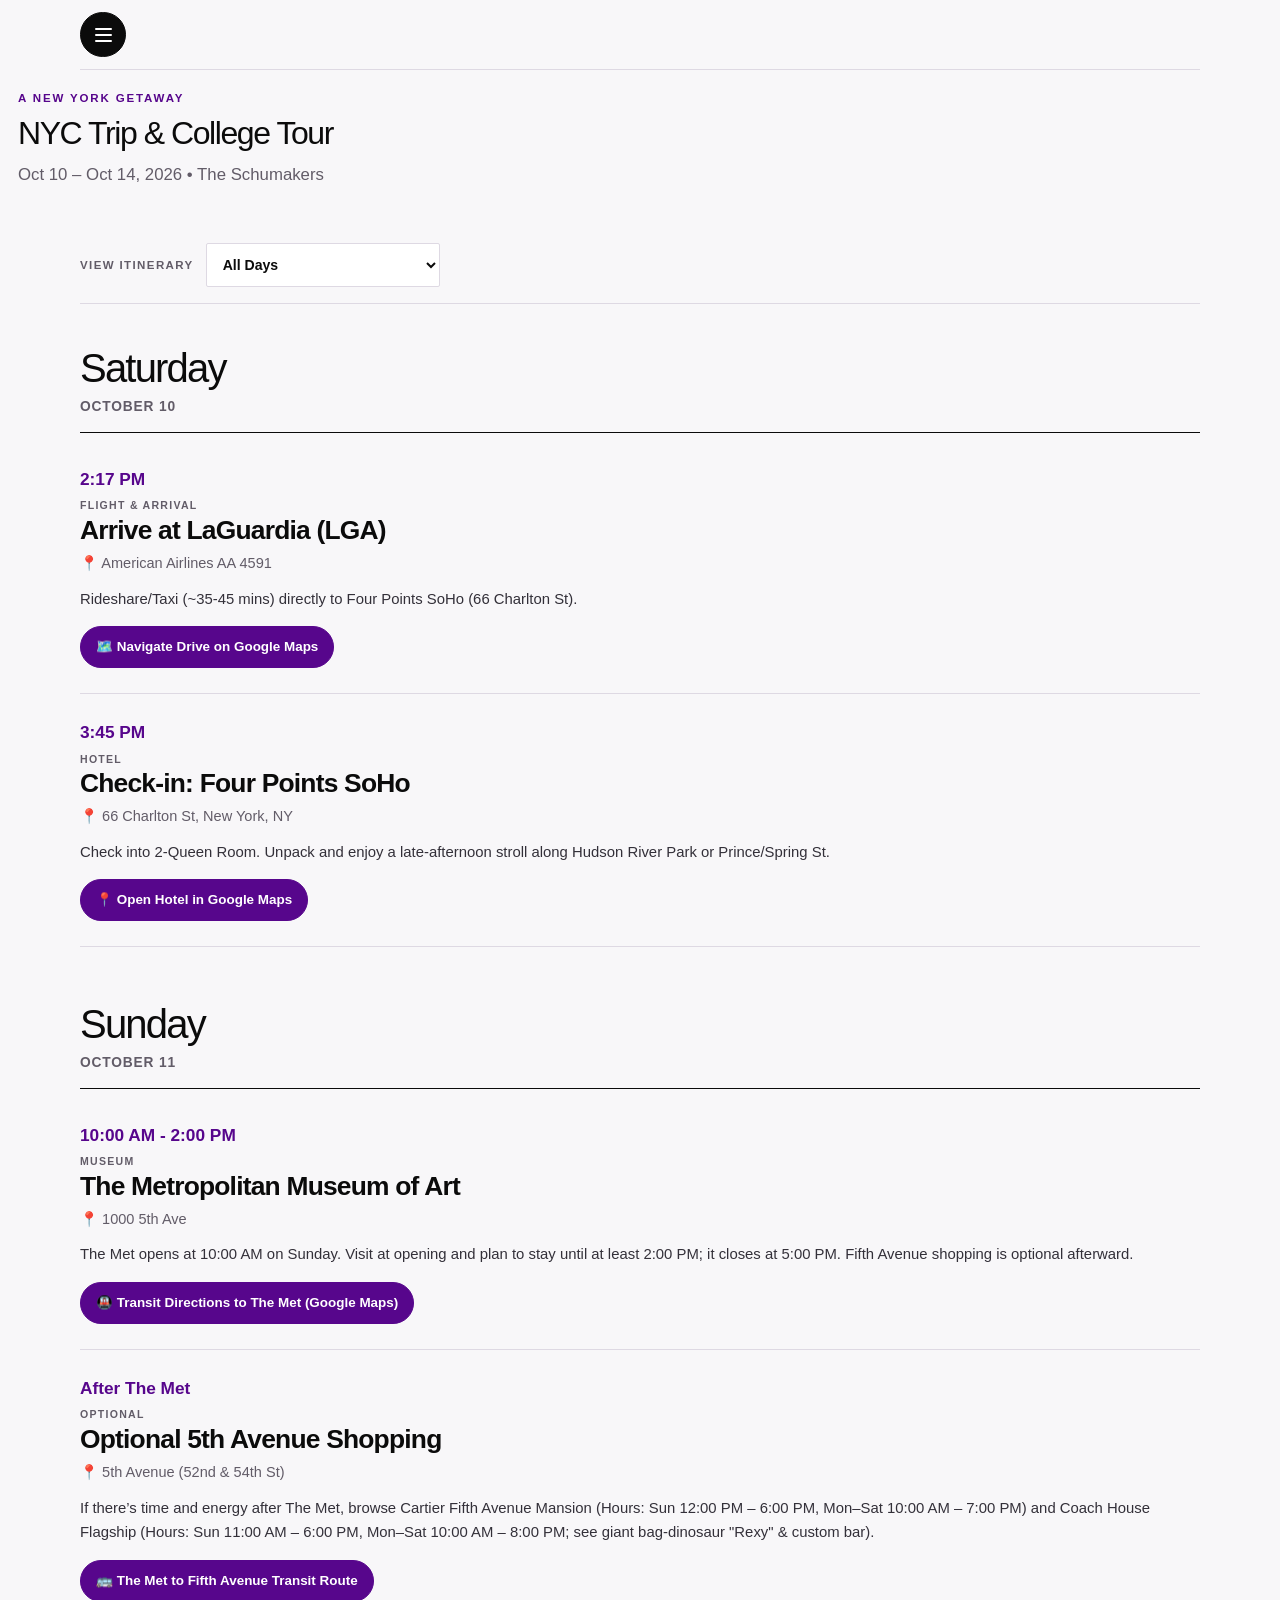
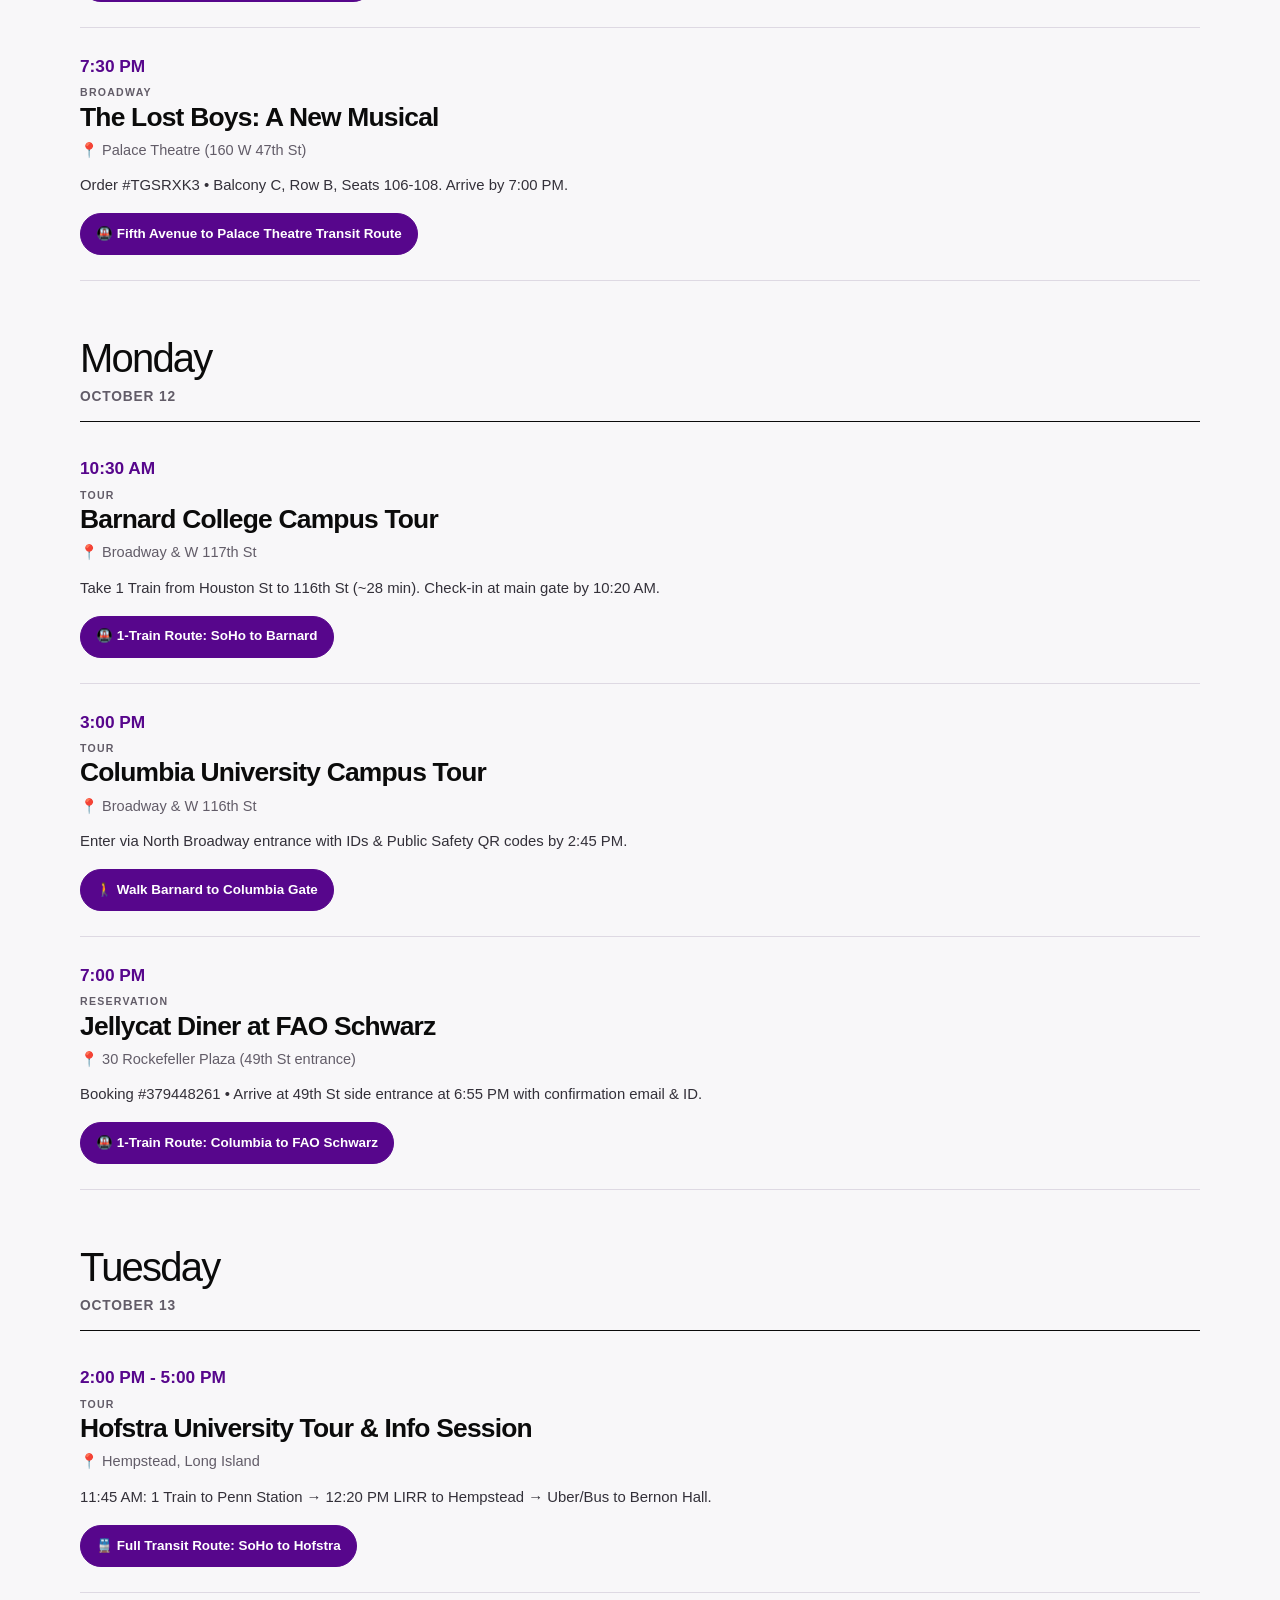
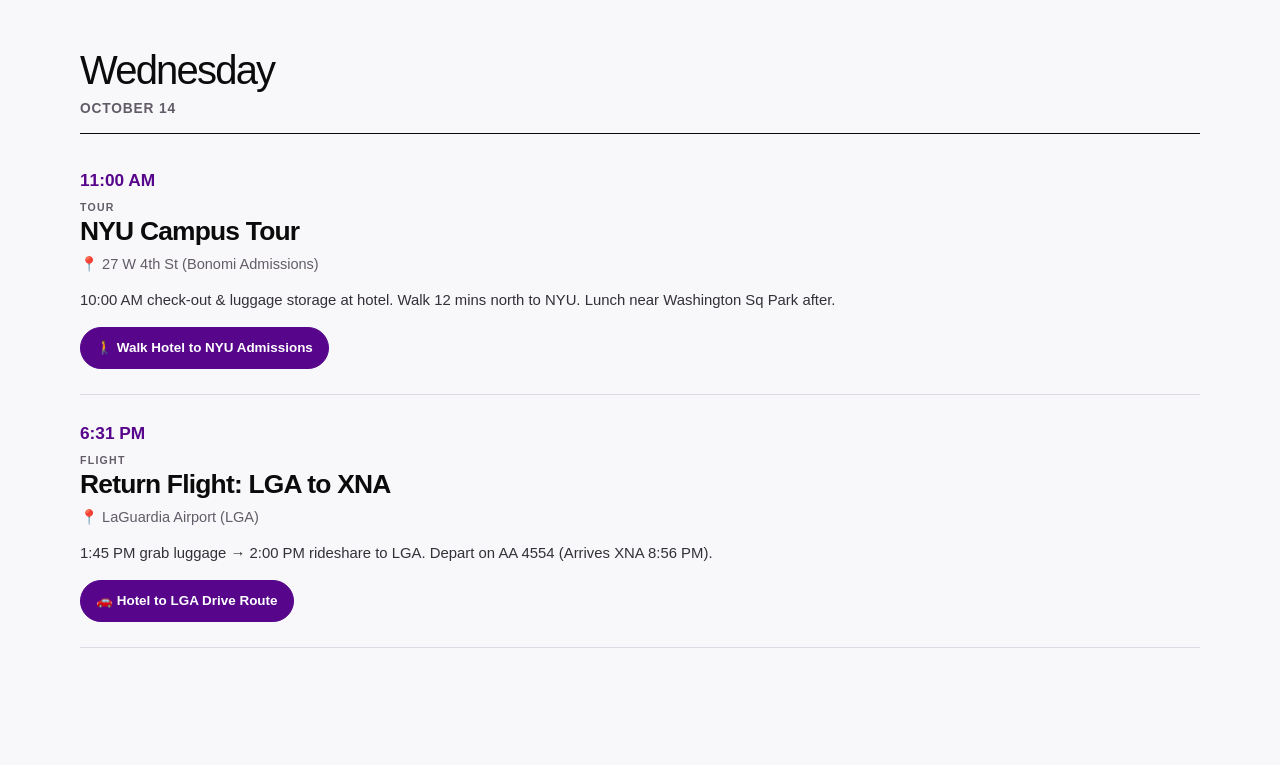
<file: index.html>
<!DOCTYPE html>
<html lang="en">
<head>
    <meta charset="UTF-8">
    <meta name="viewport" content="width=device-width, initial-scale=1.0">
    <title>Itinerary | NYC College Tour &amp; Trip</title>
    <link rel="stylesheet" href="dashboard.css?v=bd82d13">
</head>
<body>

    <nav class="site-nav" aria-label="Trip planning pages">
        <button class="menu-toggle" type="button" aria-label="Open navigation" aria-expanded="false" aria-controls="site-menu">
            <span class="menu-icon" aria-hidden="true"><span></span><span></span><span></span></span>
        </button>
        <div class="nav-menu" id="site-menu">
            <a href="index.html" class="active" aria-current="page">Itinerary</a>
            <a href="subway-maps.html">Subway Maps</a>
            <a href="reservations.html">Reservations</a>
            <a href="travel-info.html">Travel Info</a>
            <a href="soho-spots.html">SoHo Spots</a>
            <a href="morningside-heights.html">Morningside Heights</a>
            <a href="hofstra-hempstead.html">Hofstra / Hempstead</a>
            <a href="upper-east-side-midtown.html">Upper East Side &amp; Midtown</a>
        </div>
    </nav>

    <header class="site-header">
        <div class="site-header-inner">
            <div class="eyebrow">A New York getaway</div>
            <h1>NYC Trip & College Tour</h1>
            <p>Oct 10 – Oct 14, 2026 • The Schumakers</p>
        </div>
    </header>

<main id="itinerary" class="page-content active">
        <div class="day-filter">
            <label for="day-select">View itinerary</label>
            <select id="day-select" aria-label="Filter itinerary by day">
                <option value="all">All Days</option>
                <option value="sat">Saturday · October 10</option>
                <option value="sun">Sunday · October 11</option>
                <option value="mon">Monday · October 12</option>
                <option value="tue">Tuesday · October 13</option>
                <option value="wed">Wednesday · October 14</option>
            </select>
        </div>

        <!-- SAT OCT 10 -->
        <section class="day-group day-sat" aria-labelledby="day-sat">
            <div class="day-heading">
                <h2 id="day-sat">Saturday</h2>
                <p>October 10</p>
            </div>
            <div class="day-activities">
            <div class="card">
                <div class="card-header">
                    <span class="tag tag-hotel">Flight & Arrival</span>
                    <span class="time-badge">2:17 PM</span>
                </div>
                <div class="card-title">Arrive at LaGuardia (LGA)</div>
                <div class="card-location">📍 American Airlines AA 4591</div>
                <div class="card-details">
                    Rideshare/Taxi (~35-45 mins) directly to Four Points SoHo (66 Charlton St).
                </div>
                <a class="map-btn" href="https://www.google.com/maps/dir/?api=1&origin=LaGuardia+Airport&destination=Four+Points+by+Sheraton+Manhattan+SoHo+Village&travelmode=driving" target="_blank">🗺️ Navigate Drive on Google Maps</a>
            </div>
            <div class="card">
                <div class="card-header">
                    <span class="tag tag-hotel">Hotel</span>
                    <span class="time-badge">3:45 PM</span>
                </div>
                <div class="card-title">Check-in: Four Points SoHo</div>
                <div class="card-location">📍 66 Charlton St, New York, NY</div>
                <div class="card-details">
                    Check into 2-Queen Room. Unpack and enjoy a late-afternoon stroll along Hudson River Park or Prince/Spring St.
                </div>
                <a class="map-btn" href="https://www.google.com/maps/search/?api=1&query=Four+Points+by+Sheraton+Manhattan+SoHo+Village+66+Charlton+St" target="_blank">📍 Open Hotel in Google Maps</a>
            </div>
            </div>
        </section>

        <!-- SUN OCT 11 -->
        <section class="day-group day-sun" aria-labelledby="day-sun">
            <div class="day-heading">
                <h2 id="day-sun">Sunday</h2>
                <p>October 11</p>
            </div>
            <div class="day-activities">
            <div class="card">
                <div class="card-header">
                    <span class="tag tag-food">Museum</span>
                    <span class="time-badge">10:00 AM - 2:00 PM</span>
                </div>
                <div class="card-title">The Metropolitan Museum of Art</div>
                <div class="card-location">📍 1000 5th Ave</div>
                <div class="card-details">
                    The Met opens at 10:00 AM on Sunday. Visit at opening and plan to stay until at least 2:00 PM; it closes at 5:00 PM. Fifth Avenue shopping is optional afterward.
                </div>
                <a class="map-btn" href="https://www.google.com/maps/dir/?api=1&origin=Four+Points+by+Sheraton+Manhattan+SoHo+Village&destination=The+Metropolitan+Museum+of+Art&travelmode=transit" target="_blank">🚇 Transit Directions to The Met (Google Maps)</a>
            </div>
            <div class="card">
                <div class="card-header">
                    <span class="tag tag-food">Optional</span>
                    <span class="time-badge">After The Met</span>
                </div>
                <div class="card-title">Optional 5th Avenue Shopping</div>
                <div class="card-location">📍 5th Avenue (52nd & 54th St)</div>
                <div class="card-details">
                    If there’s time and energy after The Met, browse Cartier Fifth Avenue Mansion (Hours: Sun 12:00 PM – 6:00 PM, Mon–Sat 10:00 AM – 7:00 PM) and Coach House Flagship (Hours: Sun 11:00 AM – 6:00 PM, Mon–Sat 10:00 AM – 8:00 PM; see giant bag-dinosaur "Rexy" & custom bar).
                </div>
                <a class="map-btn" href="https://www.google.com/maps/dir/?api=1&origin=The+Metropolitan+Museum+of+Art&destination=Cartier+5th+Avenue+New+York&travelmode=transit" target="_blank">🚌 The Met to Fifth Avenue Transit Route</a>
            </div>
            <div class="card">
                <div class="card-header">
                    <span class="tag tag-show">Broadway</span>
                    <span class="time-badge">7:30 PM</span>
                </div>
                <div class="card-title">The Lost Boys: A New Musical</div>
                <div class="card-location">📍 Palace Theatre (160 W 47th St)</div>
                <div class="card-details">
                    Order #TGSRXK3 • Balcony C, Row B, Seats 106-108. Arrive by 7:00 PM.
                </div>
                <a class="map-btn" href="https://www.google.com/maps/dir/?api=1&origin=Cartier+5th+Avenue+New+York&destination=Palace+Theatre+160+W+47th+St+New+York&travelmode=transit" target="_blank">🚇 Fifth Avenue to Palace Theatre Transit Route</a>
            </div>
            </div>
        </section>

        <!-- MON OCT 12 -->
        <section class="day-group day-mon" aria-labelledby="day-mon">
            <div class="day-heading">
                <h2 id="day-mon">Monday</h2>
                <p>October 12</p>
            </div>
            <div class="day-activities">
            <div class="card">
                <div class="card-header">
                    <span class="tag tag-college">Tour</span>
                    <span class="time-badge">10:30 AM</span>
                </div>
                <div class="card-title">Barnard College Campus Tour</div>
                <div class="card-location">📍 Broadway & W 117th St</div>
                <div class="card-details">
                    Take 1 Train from Houston St to 116th St (~28 min). Check-in at main gate by 10:20 AM.
                </div>
                <a class="map-btn" href="https://www.google.com/maps/dir/?api=1&origin=Four+Points+by+Sheraton+Manhattan+SoHo+Village&destination=Barnard+College+3009+Broadway&travelmode=transit" target="_blank">🚇 1-Train Route: SoHo to Barnard</a>
            </div>
            <div class="card">
                <div class="card-header">
                    <span class="tag tag-college">Tour</span>
                    <span class="time-badge">3:00 PM</span>
                </div>
                <div class="card-title">Columbia University Campus Tour</div>
                <div class="card-location">📍 Broadway & W 116th St</div>
                <div class="card-details">
                    Enter via North Broadway entrance with IDs & Public Safety QR codes by 2:45 PM.
                </div>
                <a class="map-btn" href="https://www.google.com/maps/dir/?api=1&origin=Barnard+College&destination=Columbia+University&travelmode=walking" target="_blank">🚶 Walk Barnard to Columbia Gate</a>
            </div>
            <div class="card">
                <div class="card-header">
                    <span class="tag tag-food">Reservation</span>
                    <span class="time-badge">7:00 PM</span>
                </div>
                <div class="card-title">Jellycat Diner at FAO Schwarz</div>
                <div class="card-location">📍 30 Rockefeller Plaza (49th St entrance)</div>
                <div class="card-details">
                    Booking #379448261 • Arrive at 49th St side entrance at 6:55 PM with confirmation email & ID.
                </div>
                <a class="map-btn" href="https://www.google.com/maps/dir/?api=1&origin=Columbia+University&destination=FAO+Schwarz+30+Rockefeller+Plaza&travelmode=transit" target="_blank">🚇 1-Train Route: Columbia to FAO Schwarz</a>
            </div>
            </div>
        </section>

        <!-- TUE OCT 13 -->
        <section class="day-group day-tue" aria-labelledby="day-tue">
            <div class="day-heading">
                <h2 id="day-tue">Tuesday</h2>
                <p>October 13</p>
            </div>
            <div class="day-activities">
            <div class="card">
                <div class="card-header">
                    <span class="tag tag-college">Tour</span>
                    <span class="time-badge">2:00 PM - 5:00 PM</span>
                </div>
                <div class="card-title">Hofstra University Tour & Info Session</div>
                <div class="card-location">📍 Hempstead, Long Island</div>
                <div class="card-details">
                    11:45 AM: 1 Train to Penn Station → 12:20 PM LIRR to Hempstead → Uber/Bus to Bernon Hall.
                </div>
                <a class="map-btn" href="https://www.google.com/maps/dir/?api=1&origin=Four+Points+by+Sheraton+Manhattan+SoHo+Village&destination=Hofstra+University+Bernon+Hall&travelmode=transit" target="_blank">🚆 Full Transit Route: SoHo to Hofstra</a>
            </div>
            </div>
        </section>

        <!-- WED OCT 14 -->
        <section class="day-group day-wed" aria-labelledby="day-wed">
            <div class="day-heading">
                <h2 id="day-wed">Wednesday</h2>
                <p>October 14</p>
            </div>
            <div class="day-activities">
            <div class="card">
                <div class="card-header">
                    <span class="tag tag-college">Tour</span>
                    <span class="time-badge">11:00 AM</span>
                </div>
                <div class="card-title">NYU Campus Tour</div>
                <div class="card-location">📍 27 W 4th St (Bonomi Admissions)</div>
                <div class="card-details">
                    10:00 AM check-out & luggage storage at hotel. Walk 12 mins north to NYU. Lunch near Washington Sq Park after.
                </div>
                <a class="map-btn" href="https://www.google.com/maps/dir/?api=1&origin=Four+Points+by+Sheraton+Manhattan+SoHo+Village&destination=NYU+Bonomi+Family+Admissions+Center&travelmode=walking" target="_blank">🚶 Walk Hotel to NYU Admissions</a>
            </div>
            <div class="card">
                <div class="card-header">
                    <span class="tag tag-transit">Flight</span>
                    <span class="time-badge">6:31 PM</span>
                </div>
                <div class="card-title">Return Flight: LGA to XNA</div>
                <div class="card-location">📍 LaGuardia Airport (LGA)</div>
                <div class="card-details">
                    1:45 PM grab luggage → 2:00 PM rideshare to LGA. Depart on AA 4554 (Arrives XNA 8:56 PM).
                </div>
                <a class="map-btn" href="https://www.google.com/maps/dir/?api=1&origin=Four+Points+by+Sheraton+Manhattan+SoHo+Village&destination=LaGuardia+Airport&travelmode=driving" target="_blank">🚗 Hotel to LGA Drive Route</a>
            </div>
            </div>
        </section>
    </main>

    <script>
        document.querySelectorAll(".site-nav").forEach(nav => {
            const toggle = nav.querySelector(".menu-toggle");

            const closeMenu = (restoreFocus = false) => {
                nav.classList.remove("is-open");
                toggle.setAttribute("aria-expanded", "false");
                toggle.setAttribute("aria-label", "Open navigation");

                if (restoreFocus) {
                    toggle.focus();
                }
            };

            toggle.addEventListener("click", () => {
                const isOpen = toggle.getAttribute("aria-expanded") === "true";
                nav.classList.toggle("is-open", !isOpen);
                toggle.setAttribute("aria-expanded", String(!isOpen));
                toggle.setAttribute("aria-label", isOpen ? "Open navigation" : "Close navigation");
            });

            nav.addEventListener("keydown", event => {
                if (event.key === "Escape" && toggle.getAttribute("aria-expanded") === "true") {
                    event.preventDefault();
                    closeMenu(true);
                }
            });

            document.addEventListener("click", event => {
                if (!nav.contains(event.target)) {
                    closeMenu();
                }
            });
        });

        function filterDay(dayClass) {
            document.querySelectorAll('.day-group').forEach(day => {
                day.hidden = dayClass !== 'all' && !day.classList.contains('day-' + dayClass);
            });
        }

        document.querySelector('#day-select').addEventListener('change', event => {
            filterDay(event.currentTarget.value);
        });
    </script>
</body>
</html>
</file>
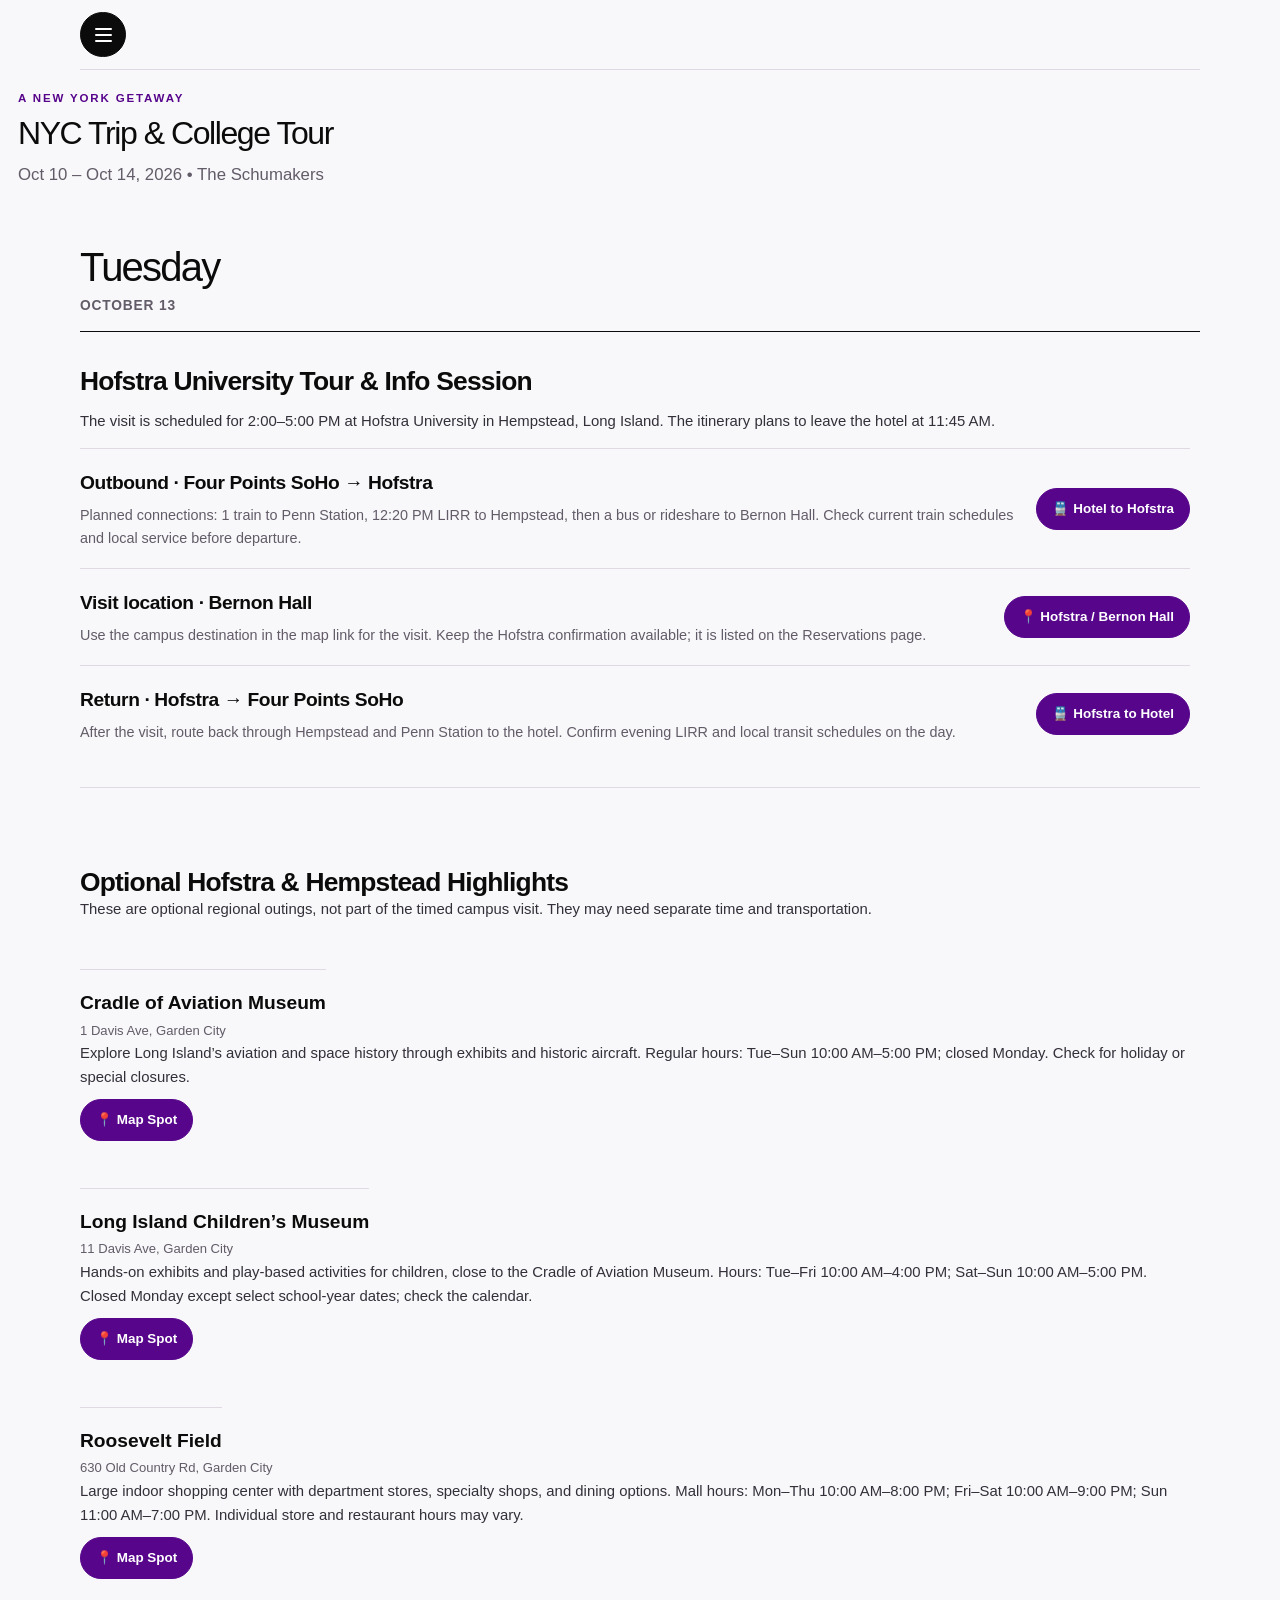
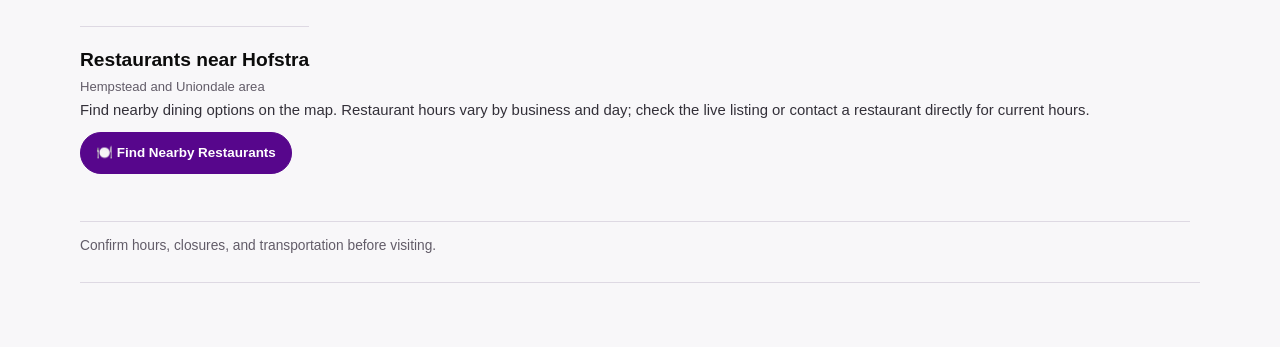
<file: hofstra-hempstead.html>
<!DOCTYPE html>
<html lang="en">
<head>
    <meta charset="UTF-8">
    <meta name="viewport" content="width=device-width, initial-scale=1.0">
    <title>Hofstra / Hempstead | NYC College Tour &amp; Trip</title>
    <link rel="stylesheet" href="dashboard.css?v=bd82d13">
</head>
<body>

    <nav class="site-nav" aria-label="Trip planning pages">
        <button class="menu-toggle" type="button" aria-label="Open navigation" aria-expanded="false" aria-controls="site-menu">
            <span class="menu-icon" aria-hidden="true"><span></span><span></span><span></span></span>
        </button>
        <div class="nav-menu" id="site-menu">
            <a href="index.html">Itinerary</a>
            <a href="subway-maps.html">Subway Maps</a>
            <a href="reservations.html">Reservations</a>
            <a href="travel-info.html">Travel Info</a>
            <a href="soho-spots.html">SoHo Spots</a>
            <a href="morningside-heights.html">Morningside Heights</a>
            <a href="hofstra-hempstead.html" class="active" aria-current="page">Hofstra / Hempstead</a>
            <a href="upper-east-side-midtown.html">Upper East Side &amp; Midtown</a>
        </div>
    </nav>

    <header class="site-header">
        <div class="site-header-inner">
            <div class="eyebrow">A New York getaway</div>
            <h1>NYC Trip &amp; College Tour</h1>
            <p>Oct 10 – Oct 14, 2026 • The Schumakers</p>
        </div>
    </header>

    <main class="page-content active">
        <section class="day-group" aria-labelledby="hofstra-tue">
            <div class="day-heading">
                <h2 id="hofstra-tue">Tuesday</h2>
                <p>October 13</p>
            </div>
            <div class="day-activities">
                <div class="card">
                    <div class="card-title">Hofstra University Tour &amp; Info Session</div>
                    <p class="card-details">The visit is scheduled for 2:00–5:00 PM at Hofstra University in Hempstead, Long Island. The itinerary plans to leave the hotel at 11:45 AM.</p>

                    <div class="subway-route">
                        <strong>Outbound · Four Points SoHo → Hofstra</strong>
                        <p>Planned connections: 1 train to Penn Station, 12:20 PM LIRR to Hempstead, then a bus or rideshare to Bernon Hall. Check current train schedules and local service before departure.</p>
                        <a class="map-btn" href="https://www.google.com/maps/dir/?api=1&amp;origin=Four+Points+by+Sheraton+Manhattan+SoHo+Village+66+Charlton+St&amp;destination=Hofstra+University+Bernon+Hall+Hempstead+NY&amp;travelmode=transit" target="_blank" rel="noopener">🚆 Hotel to Hofstra</a>
                    </div>

                    <div class="subway-route">
                        <strong>Visit location · Bernon Hall</strong>
                        <p>Use the campus destination in the map link for the visit. Keep the Hofstra confirmation available; it is listed on the Reservations page.</p>
                        <a class="map-btn" href="https://www.google.com/maps/search/?api=1&amp;query=Hofstra+University+Bernon+Hall+Hempstead+NY" target="_blank" rel="noopener">📍 Hofstra / Bernon Hall</a>
                    </div>

                    <div class="subway-route">
                        <strong>Return · Hofstra → Four Points SoHo</strong>
                        <p>After the visit, route back through Hempstead and Penn Station to the hotel. Confirm evening LIRR and local transit schedules on the day.</p>
                        <a class="map-btn" href="https://www.google.com/maps/dir/?api=1&amp;origin=Hofstra+University+Bernon+Hall+Hempstead+NY&amp;destination=Four+Points+by+Sheraton+Manhattan+SoHo+Village+66+Charlton+St&amp;travelmode=transit" target="_blank" rel="noopener">🚆 Hofstra to Hotel</a>
                    </div>
                </div>
            </div>
        </section>

        <section class="card" aria-labelledby="hempstead-highlights">
            <div class="card-title" id="hempstead-highlights">Optional Hofstra &amp; Hempstead Highlights</div>
            <div class="card-details spot-list">
                These are optional regional outings, not part of the timed campus visit. They may need separate time and transportation.<br><br>

                <strong>Cradle of Aviation Museum</strong><br>
                <span class="spot-address">1 Davis Ave, Garden City</span><br>
                Explore Long Island’s aviation and space history through exhibits and historic aircraft. Regular hours: Tue–Sun 10:00 AM–5:00 PM; closed Monday. Check for holiday or special closures.<br>
                <a class="map-btn" href="https://www.google.com/maps/search/?api=1&amp;query=Cradle+of+Aviation+Museum+1+Davis+Avenue+Garden+City+NY" target="_blank" rel="noopener">📍 Map Spot</a><br><br>

                <strong>Long Island Children’s Museum</strong><br>
                <span class="spot-address">11 Davis Ave, Garden City</span><br>
                Hands-on exhibits and play-based activities for children, close to the Cradle of Aviation Museum. Hours: Tue–Fri 10:00 AM–4:00 PM; Sat–Sun 10:00 AM–5:00 PM. Closed Monday except select school-year dates; check the calendar.<br>
                <a class="map-btn" href="https://www.google.com/maps/search/?api=1&amp;query=Long+Island+Children%27s+Museum+11+Davis+Avenue+Garden+City+NY" target="_blank" rel="noopener">📍 Map Spot</a><br><br>

                <strong>Roosevelt Field</strong><br>
                <span class="spot-address">630 Old Country Rd, Garden City</span><br>
                Large indoor shopping center with department stores, specialty shops, and dining options. Mall hours: Mon–Thu 10:00 AM–8:00 PM; Fri–Sat 10:00 AM–9:00 PM; Sun 11:00 AM–7:00 PM. Individual store and restaurant hours may vary.<br>
                <a class="map-btn" href="https://www.google.com/maps/search/?api=1&amp;query=Roosevelt+Field+630+Old+Country+Road+Garden+City+NY" target="_blank" rel="noopener">📍 Map Spot</a><br><br>

                <strong>Restaurants near Hofstra</strong><br>
                <span class="spot-address">Hempstead and Uniondale area</span><br>
                Find nearby dining options on the map. Restaurant hours vary by business and day; check the live listing or contact a restaurant directly for current hours.<br>
                <a class="map-btn" href="https://www.google.com/maps/search/?api=1&amp;query=restaurants+near+Hofstra+University+Hempstead+NY" target="_blank" rel="noopener">🍽️ Find Nearby Restaurants</a>
                <br><br><small>Confirm hours, closures, and transportation before visiting.</small>
            </div>
        </section>
    </main>

    <script>
        document.querySelectorAll(".site-nav").forEach(nav => {
            const toggle = nav.querySelector(".menu-toggle");

            const closeMenu = (restoreFocus = false) => {
                nav.classList.remove("is-open");
                toggle.setAttribute("aria-expanded", "false");
                toggle.setAttribute("aria-label", "Open navigation");

                if (restoreFocus) {
                    toggle.focus();
                }
            };

            toggle.addEventListener("click", () => {
                const isOpen = toggle.getAttribute("aria-expanded") === "true";
                nav.classList.toggle("is-open", !isOpen);
                toggle.setAttribute("aria-expanded", String(!isOpen));
                toggle.setAttribute("aria-label", isOpen ? "Open navigation" : "Close navigation");
            });

            nav.addEventListener("keydown", event => {
                if (event.key === "Escape" && toggle.getAttribute("aria-expanded") === "true") {
                    event.preventDefault();
                    closeMenu(true);
                }
            });

            document.addEventListener("click", event => {
                if (!nav.contains(event.target)) {
                    closeMenu();
                }
            });
        });
    </script>
</body>
</html>
</file>
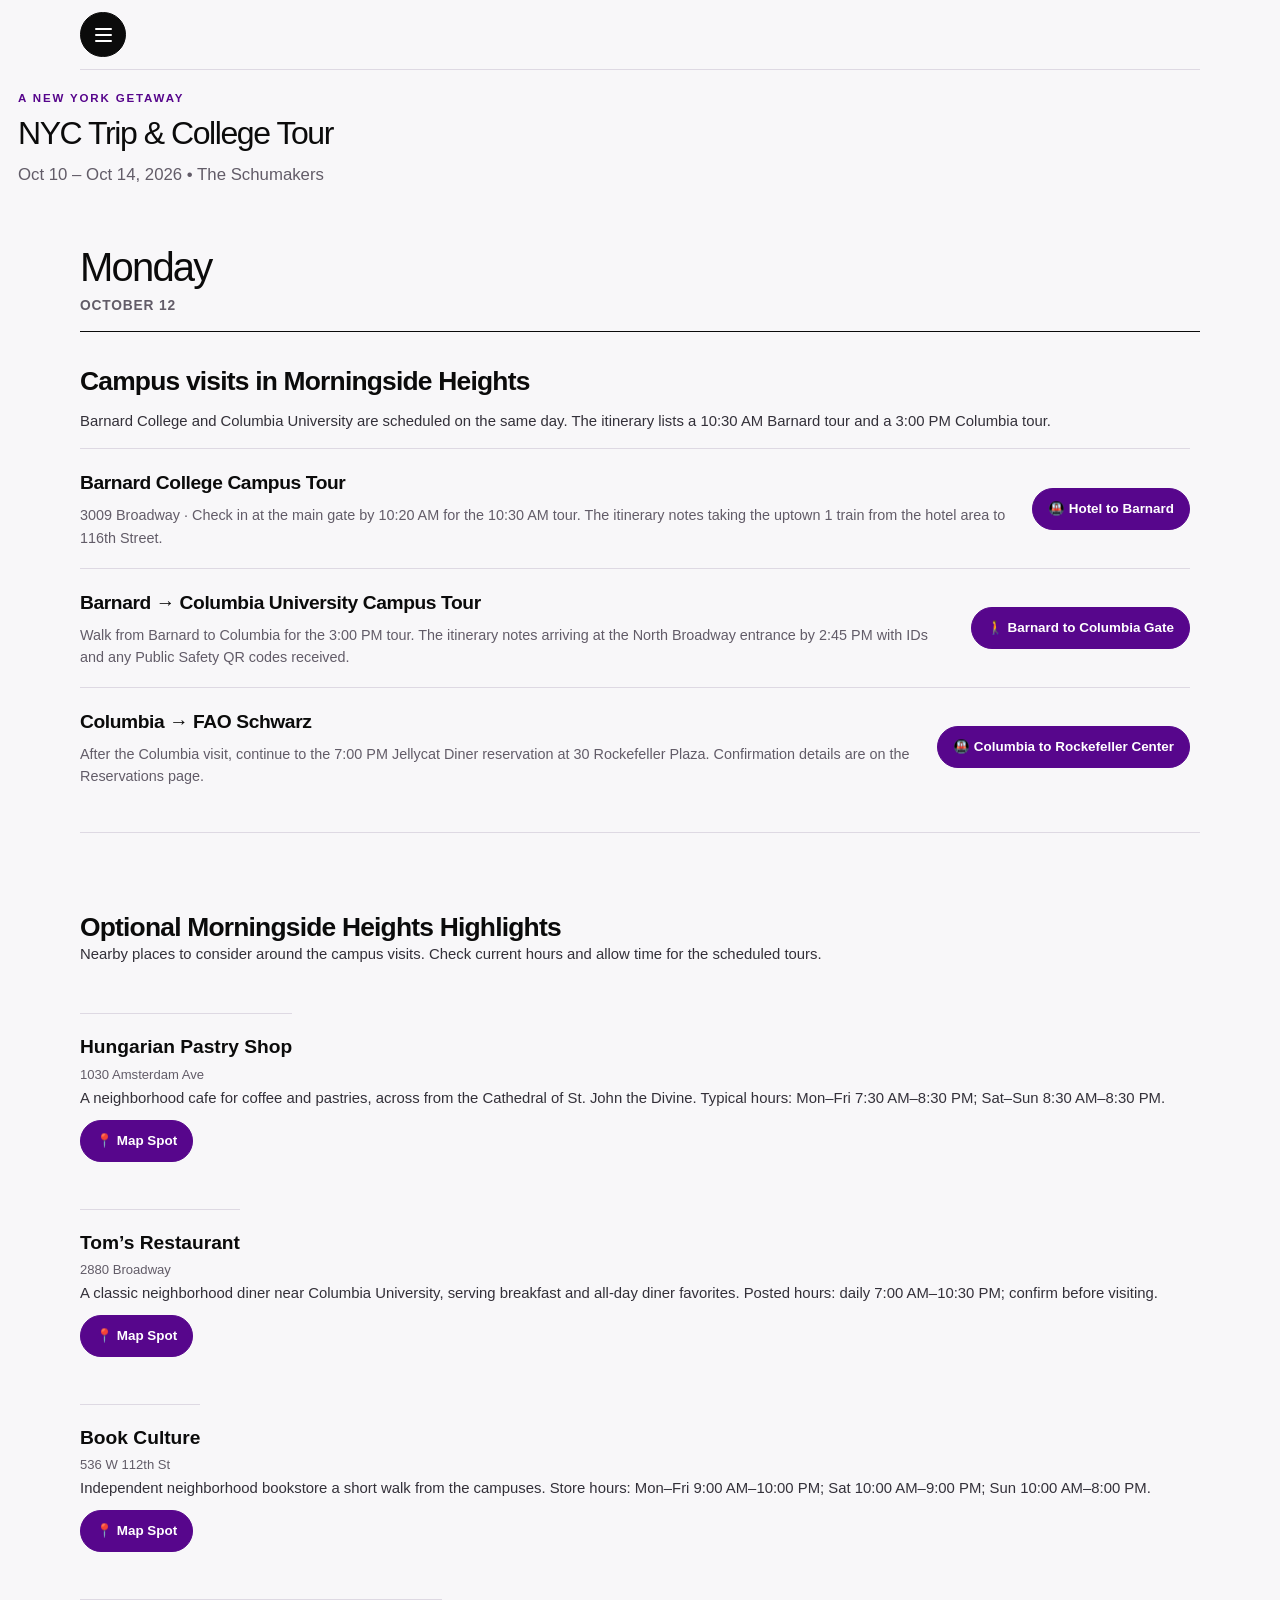
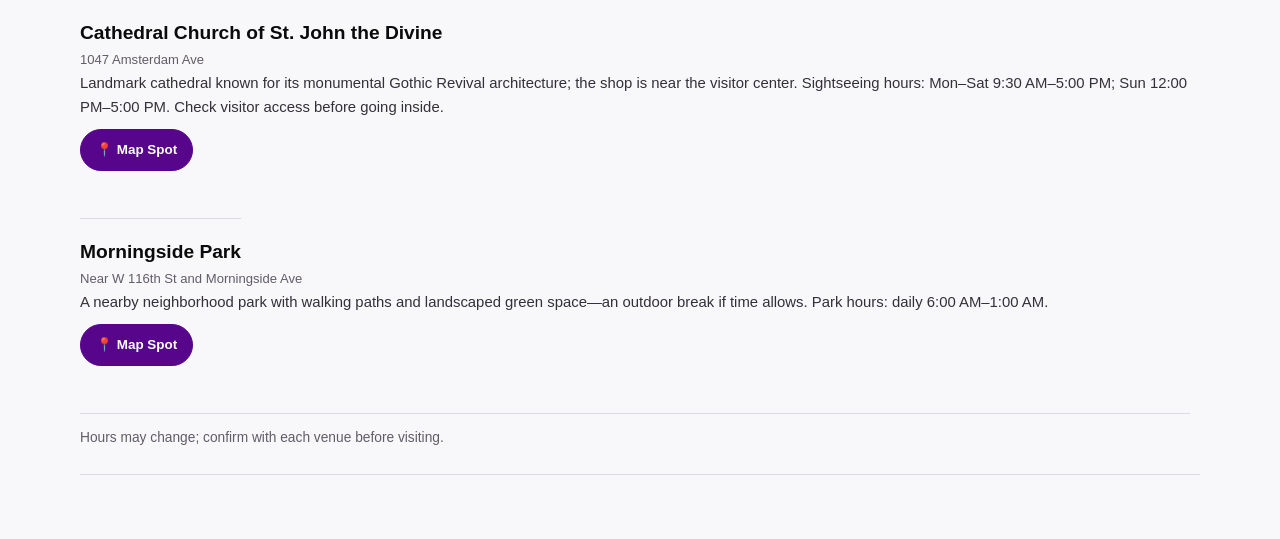
<file: morningside-heights.html>
<!DOCTYPE html>
<html lang="en">
<head>
    <meta charset="UTF-8">
    <meta name="viewport" content="width=device-width, initial-scale=1.0">
    <title>Morningside Heights | NYC College Tour &amp; Trip</title>
    <link rel="stylesheet" href="dashboard.css?v=bd82d13">
</head>
<body>

    <nav class="site-nav" aria-label="Trip planning pages">
        <button class="menu-toggle" type="button" aria-label="Open navigation" aria-expanded="false" aria-controls="site-menu">
            <span class="menu-icon" aria-hidden="true"><span></span><span></span><span></span></span>
        </button>
        <div class="nav-menu" id="site-menu">
            <a href="index.html">Itinerary</a>
            <a href="subway-maps.html">Subway Maps</a>
            <a href="reservations.html">Reservations</a>
            <a href="travel-info.html">Travel Info</a>
            <a href="soho-spots.html">SoHo Spots</a>
            <a href="morningside-heights.html" class="active" aria-current="page">Morningside Heights</a>
            <a href="hofstra-hempstead.html">Hofstra / Hempstead</a>
            <a href="upper-east-side-midtown.html">Upper East Side &amp; Midtown</a>
        </div>
    </nav>

    <header class="site-header">
        <div class="site-header-inner">
            <div class="eyebrow">A New York getaway</div>
            <h1>NYC Trip &amp; College Tour</h1>
            <p>Oct 10 – Oct 14, 2026 • The Schumakers</p>
        </div>
    </header>

    <main class="page-content active">
        <section class="day-group" aria-labelledby="morningside-mon">
            <div class="day-heading">
                <h2 id="morningside-mon">Monday</h2>
                <p>October 12</p>
            </div>
            <div class="day-activities">
                <div class="card">
                    <div class="card-title">Campus visits in Morningside Heights</div>
                    <p class="card-details">Barnard College and Columbia University are scheduled on the same day. The itinerary lists a 10:30 AM Barnard tour and a 3:00 PM Columbia tour.</p>

                    <div class="subway-route">
                        <strong>Barnard College Campus Tour</strong>
                        <p>3009 Broadway · Check in at the main gate by 10:20 AM for the 10:30 AM tour. The itinerary notes taking the uptown 1 train from the hotel area to 116th Street.</p>
                        <a class="map-btn" href="https://www.google.com/maps/dir/?api=1&amp;origin=Four+Points+by+Sheraton+Manhattan+SoHo+Village+66+Charlton+St&amp;destination=Barnard+College+3009+Broadway+New+York&amp;travelmode=transit" target="_blank" rel="noopener">🚇 Hotel to Barnard</a>
                    </div>

                    <div class="subway-route">
                        <strong>Barnard → Columbia University Campus Tour</strong>
                        <p>Walk from Barnard to Columbia for the 3:00 PM tour. The itinerary notes arriving at the North Broadway entrance by 2:45 PM with IDs and any Public Safety QR codes received.</p>
                        <a class="map-btn" href="https://www.google.com/maps/dir/?api=1&amp;origin=Barnard+College+3009+Broadway+New+York&amp;destination=Columbia+University+North+Broadway+Entrance&amp;travelmode=walking" target="_blank" rel="noopener">🚶 Barnard to Columbia Gate</a>
                    </div>

                    <div class="subway-route">
                        <strong>Columbia → FAO Schwarz</strong>
                        <p>After the Columbia visit, continue to the 7:00 PM Jellycat Diner reservation at 30 Rockefeller Plaza. Confirmation details are on the Reservations page.</p>
                        <a class="map-btn" href="https://www.google.com/maps/dir/?api=1&amp;origin=Columbia+University+North+Broadway+Entrance&amp;destination=FAO+Schwarz+30+Rockefeller+Plaza+New+York&amp;travelmode=transit" target="_blank" rel="noopener">🚇 Columbia to Rockefeller Center</a>
                    </div>
                </div>
            </div>
        </section>

        <section class="card" aria-labelledby="morningside-highlights">
            <div class="card-title" id="morningside-highlights">Optional Morningside Heights Highlights</div>
            <div class="card-details spot-list">
                Nearby places to consider around the campus visits. Check current hours and allow time for the scheduled tours.<br><br>

                <strong>Hungarian Pastry Shop</strong><br>
                <span class="spot-address">1030 Amsterdam Ave</span><br>
                A neighborhood cafe for coffee and pastries, across from the Cathedral of St. John the Divine. Typical hours: Mon–Fri 7:30 AM–8:30 PM; Sat–Sun 8:30 AM–8:30 PM.<br>
                <a class="map-btn" href="https://www.google.com/maps/search/?api=1&amp;query=Hungarian+Pastry+Shop+1030+Amsterdam+Avenue+New+York" target="_blank" rel="noopener">📍 Map Spot</a><br><br>

                <strong>Tom’s Restaurant</strong><br>
                <span class="spot-address">2880 Broadway</span><br>
                A classic neighborhood diner near Columbia University, serving breakfast and all-day diner favorites. Posted hours: daily 7:00 AM–10:30 PM; confirm before visiting.<br>
                <a class="map-btn" href="https://www.google.com/maps/search/?api=1&amp;query=Tom%27s+Restaurant+2880+Broadway+New+York" target="_blank" rel="noopener">📍 Map Spot</a><br><br>

                <strong>Book Culture</strong><br>
                <span class="spot-address">536 W 112th St</span><br>
                Independent neighborhood bookstore a short walk from the campuses. Store hours: Mon–Fri 9:00 AM–10:00 PM; Sat 10:00 AM–9:00 PM; Sun 10:00 AM–8:00 PM.<br>
                <a class="map-btn" href="https://www.google.com/maps/search/?api=1&amp;query=Book+Culture+536+West+112th+Street+New+York" target="_blank" rel="noopener">📍 Map Spot</a><br><br>

                <strong>Cathedral Church of St. John the Divine</strong><br>
                <span class="spot-address">1047 Amsterdam Ave</span><br>
                Landmark cathedral known for its monumental Gothic Revival architecture; the shop is near the visitor center. Sightseeing hours: Mon–Sat 9:30 AM–5:00 PM; Sun 12:00 PM–5:00 PM. Check visitor access before going inside.<br>
                <a class="map-btn" href="https://www.google.com/maps/search/?api=1&amp;query=Cathedral+Church+of+St+John+the+Divine+1047+Amsterdam+Avenue+New+York" target="_blank" rel="noopener">📍 Map Spot</a><br><br>

                <strong>Morningside Park</strong><br>
                <span class="spot-address">Near W 116th St and Morningside Ave</span><br>
                A nearby neighborhood park with walking paths and landscaped green space—an outdoor break if time allows. Park hours: daily 6:00 AM–1:00 AM.<br>
                <a class="map-btn" href="https://www.google.com/maps/search/?api=1&amp;query=Morningside+Park+West+116th+Street+New+York" target="_blank" rel="noopener">📍 Map Spot</a>
                <br><br><small>Hours may change; confirm with each venue before visiting.</small>
            </div>
        </section>
    </main>

    <script>
        document.querySelectorAll(".site-nav").forEach(nav => {
            const toggle = nav.querySelector(".menu-toggle");

            const closeMenu = (restoreFocus = false) => {
                nav.classList.remove("is-open");
                toggle.setAttribute("aria-expanded", "false");
                toggle.setAttribute("aria-label", "Open navigation");

                if (restoreFocus) {
                    toggle.focus();
                }
            };

            toggle.addEventListener("click", () => {
                const isOpen = toggle.getAttribute("aria-expanded") === "true";
                nav.classList.toggle("is-open", !isOpen);
                toggle.setAttribute("aria-expanded", String(!isOpen));
                toggle.setAttribute("aria-label", isOpen ? "Open navigation" : "Close navigation");
            });

            nav.addEventListener("keydown", event => {
                if (event.key === "Escape" && toggle.getAttribute("aria-expanded") === "true") {
                    event.preventDefault();
                    closeMenu(true);
                }
            });

            document.addEventListener("click", event => {
                if (!nav.contains(event.target)) {
                    closeMenu();
                }
            });
        });
    </script>
</body>
</html>
</file>
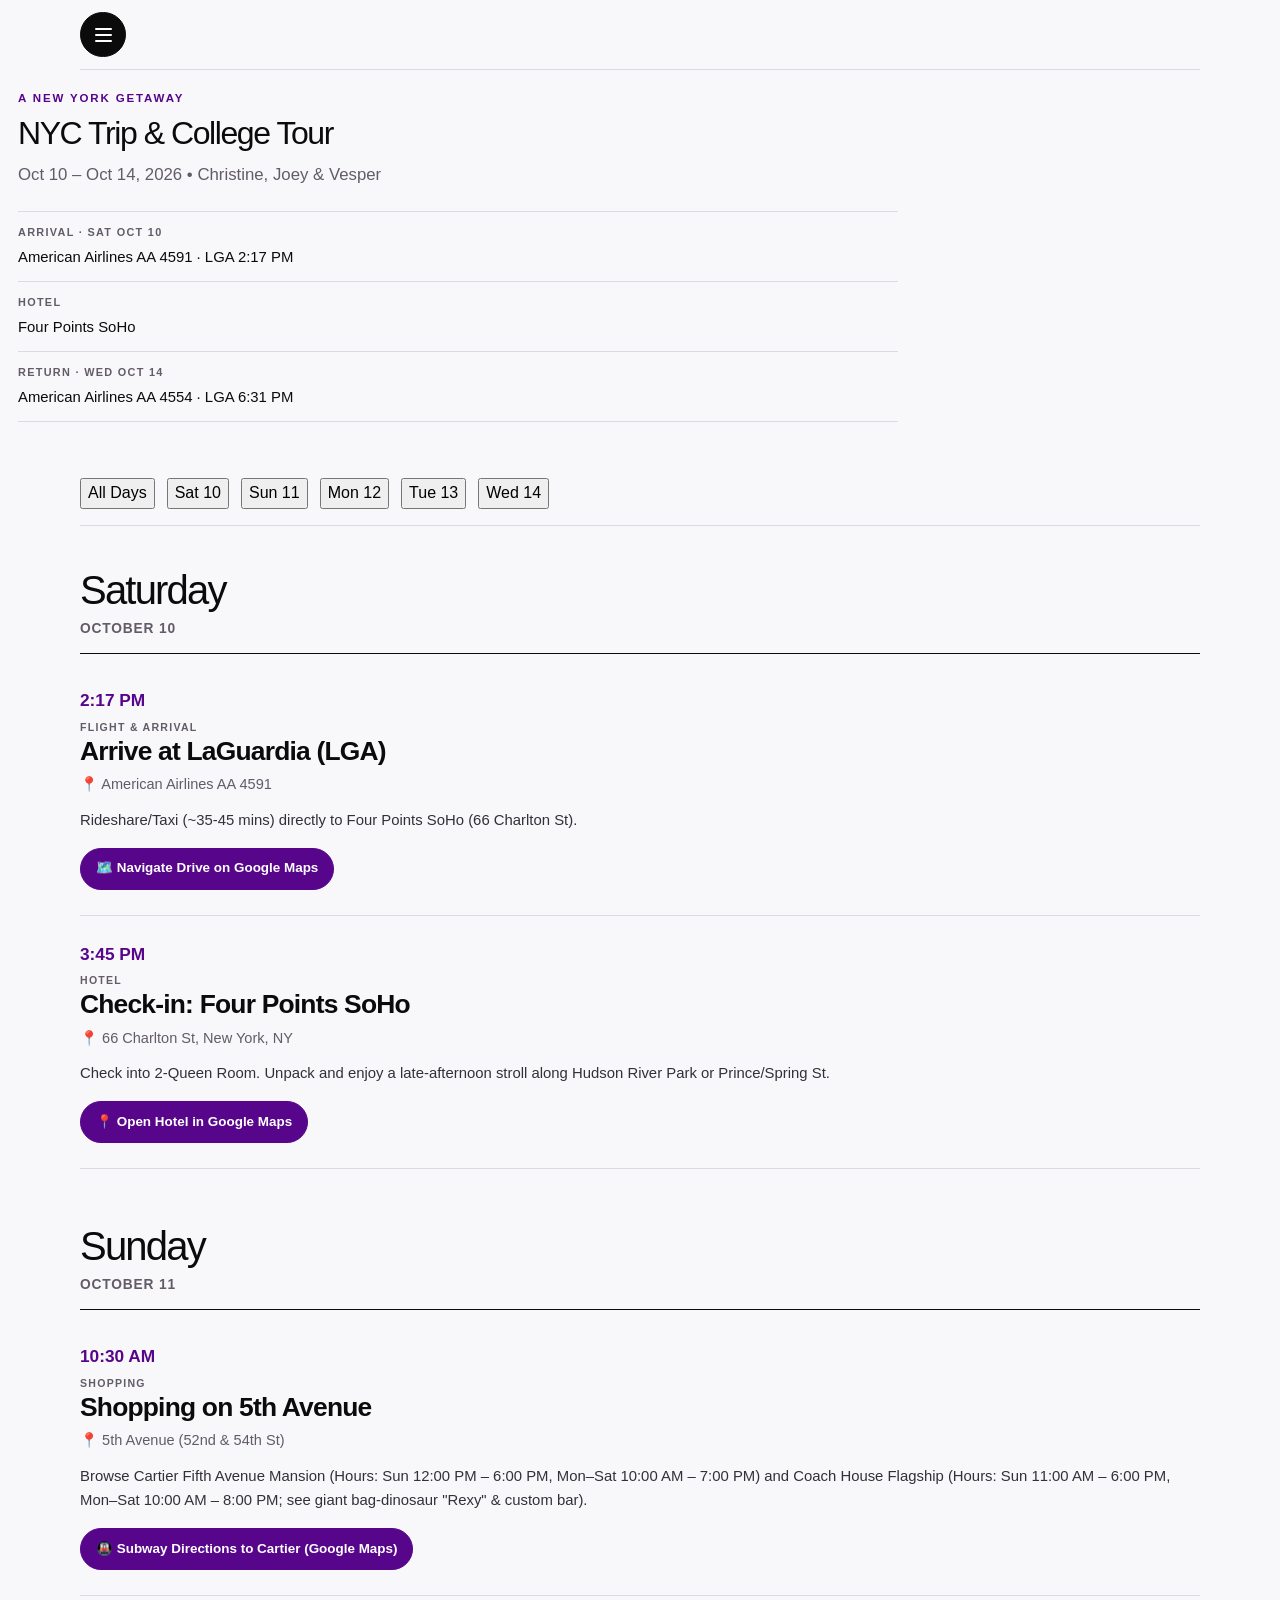
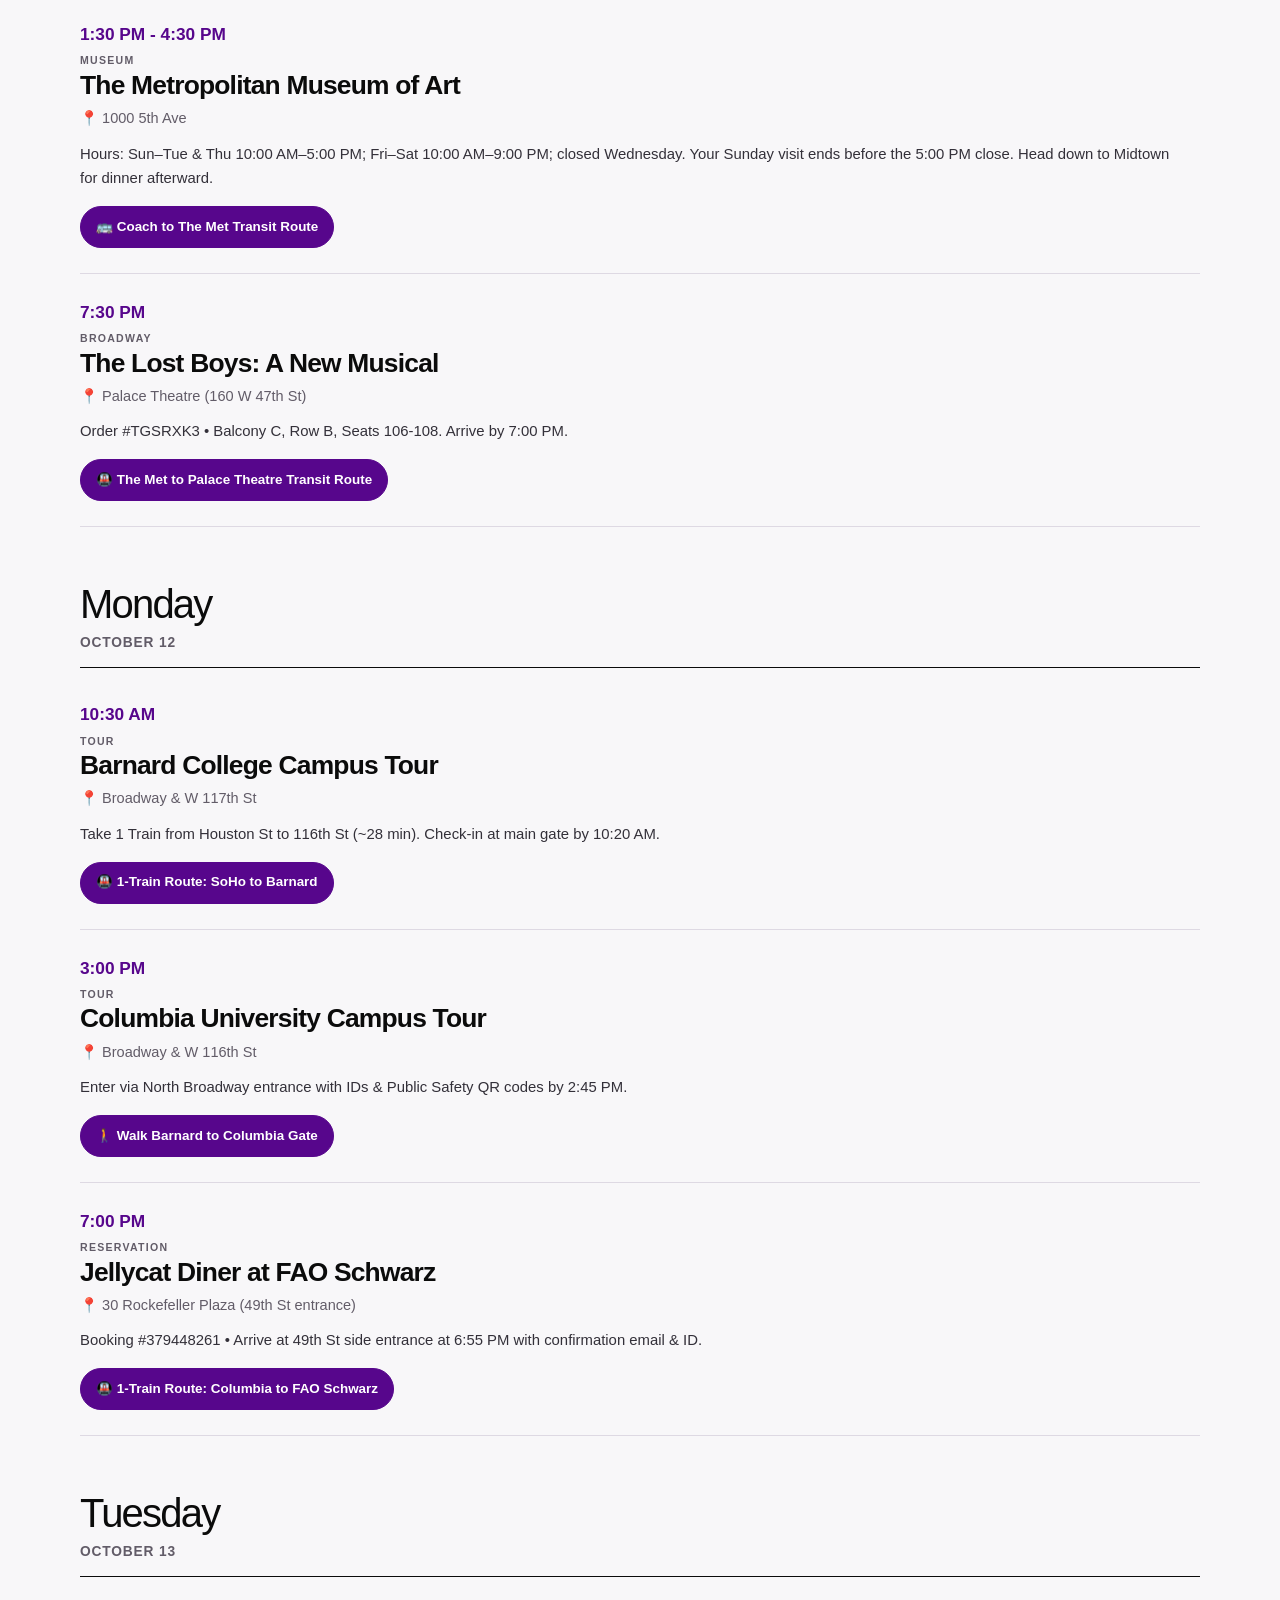
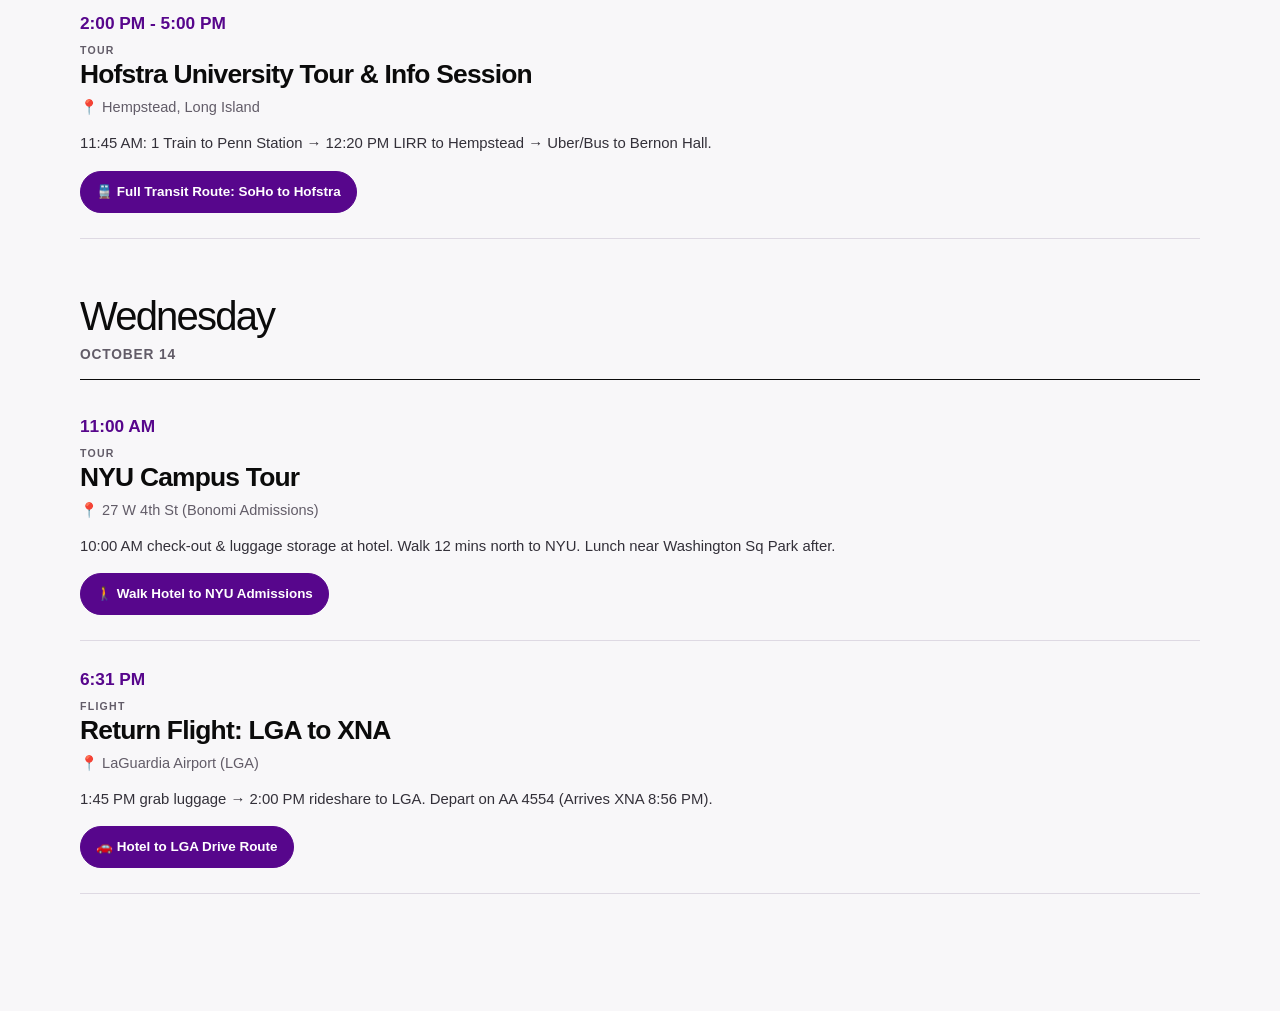
<file: NYC_Trip_Dashboard_v5.html>
<!DOCTYPE html>
<html lang="en">
<head>
    <meta charset="UTF-8">
    <meta name="viewport" content="width=device-width, initial-scale=1.0">
    <title>Itinerary | NYC College Tour &amp; Trip</title>
    <link rel="stylesheet" href="dashboard.css">
</head>
<body>

    <nav class="site-nav" aria-label="Trip planning pages">
        <button class="menu-toggle" type="button" aria-label="Open navigation" aria-expanded="false" aria-controls="site-menu">
            <span class="menu-icon" aria-hidden="true"><span></span><span></span><span></span></span>
        </button>
        <div class="nav-menu" id="site-menu">
            <a href="NYC_Trip_Dashboard_v5.html" class="active" aria-current="page">Itinerary</a>
            <a href="subway-maps.html">Subway Maps</a>
            <a href="reservations.html">Reservations</a>
            <a href="soho-spots.html">SoHo Spots</a>
        </div>
    </nav>

    <header class="site-header">
        <div class="site-header-inner">
            <div class="eyebrow">A New York getaway</div>
            <h1>NYC Trip & College Tour</h1>
            <p>Oct 10 – Oct 14, 2026 • Christine, Joey &amp; Vesper</p>
            <div class="quick-info">
                <div class="info-pill">
                    <span>Arrival · Sat Oct 10</span>
                    American Airlines AA 4591 · LGA 2:17 PM
                </div>
                <div class="info-pill">
                    <span>Hotel</span>
                    Four Points SoHo
                </div>
                <div class="info-pill">
                    <span>Return · Wed Oct 14</span>
                    American Airlines AA 4554 · LGA 6:31 PM
                </div>
            </div>
        </div>
    </header>

<main id="itinerary" class="page-content active">
        <div class="day-filter" role="group" aria-label="Filter itinerary by day">
            <button class="day-btn active" aria-pressed="true" onclick="filterDay('all', this)">All Days</button>
            <button class="day-btn" aria-pressed="false" onclick="filterDay('sat', this)">Sat 10</button>
            <button class="day-btn" aria-pressed="false" onclick="filterDay('sun', this)">Sun 11</button>
            <button class="day-btn" aria-pressed="false" onclick="filterDay('mon', this)">Mon 12</button>
            <button class="day-btn" aria-pressed="false" onclick="filterDay('tue', this)">Tue 13</button>
            <button class="day-btn" aria-pressed="false" onclick="filterDay('wed', this)">Wed 14</button>
        </div>

        <!-- SAT OCT 10 -->
        <section class="day-group day-sat" aria-labelledby="day-sat">
            <div class="day-heading">
                <h2 id="day-sat">Saturday</h2>
                <p>October 10</p>
            </div>
            <div class="day-activities">
            <div class="card">
                <div class="card-header">
                    <span class="tag tag-hotel">Flight & Arrival</span>
                    <span class="time-badge">2:17 PM</span>
                </div>
                <div class="card-title">Arrive at LaGuardia (LGA)</div>
                <div class="card-location">📍 American Airlines AA 4591</div>
                <div class="card-details">
                    Rideshare/Taxi (~35-45 mins) directly to Four Points SoHo (66 Charlton St).
                </div>
                <a class="map-btn" href="https://www.google.com/maps/dir/?api=1&origin=LaGuardia+Airport&destination=Four+Points+by+Sheraton+Manhattan+SoHo+Village&travelmode=driving" target="_blank">🗺️ Navigate Drive on Google Maps</a>
            </div>
            <div class="card">
                <div class="card-header">
                    <span class="tag tag-hotel">Hotel</span>
                    <span class="time-badge">3:45 PM</span>
                </div>
                <div class="card-title">Check-in: Four Points SoHo</div>
                <div class="card-location">📍 66 Charlton St, New York, NY</div>
                <div class="card-details">
                    Check into 2-Queen Room. Unpack and enjoy a late-afternoon stroll along Hudson River Park or Prince/Spring St.
                </div>
                <a class="map-btn" href="https://www.google.com/maps/search/?api=1&query=Four+Points+by+Sheraton+Manhattan+SoHo+Village+66+Charlton+St" target="_blank">📍 Open Hotel in Google Maps</a>
            </div>
            </div>
        </section>

        <!-- SUN OCT 11 -->
        <section class="day-group day-sun" aria-labelledby="day-sun">
            <div class="day-heading">
                <h2 id="day-sun">Sunday</h2>
                <p>October 11</p>
            </div>
            <div class="day-activities">
            <div class="card">
                <div class="card-header">
                    <span class="tag tag-food">Shopping</span>
                    <span class="time-badge">10:30 AM</span>
                </div>
                <div class="card-title">Shopping on 5th Avenue</div>
                <div class="card-location">📍 5th Avenue (52nd & 54th St)</div>
                <div class="card-details">
                    Browse Cartier Fifth Avenue Mansion (Hours: Sun 12:00 PM – 6:00 PM, Mon–Sat 10:00 AM – 7:00 PM) and Coach House Flagship (Hours: Sun 11:00 AM – 6:00 PM, Mon–Sat 10:00 AM – 8:00 PM; see giant bag-dinosaur "Rexy" & custom bar).
                </div>
                <a class="map-btn" href="https://www.google.com/maps/dir/?api=1&origin=Four+Points+by+Sheraton+Manhattan+SoHo+Village&destination=Cartier+5th+Avenue+New+York&travelmode=transit" target="_blank">🚇 Subway Directions to Cartier (Google Maps)</a>
            </div>
            <div class="card">
                <div class="card-header">
                    <span class="tag tag-food">Museum</span>
                    <span class="time-badge">1:30 PM - 4:30 PM</span>
                </div>
                <div class="card-title">The Metropolitan Museum of Art</div>
                <div class="card-location">📍 1000 5th Ave</div>
                <div class="card-details">
                    Hours: Sun–Tue & Thu 10:00 AM–5:00 PM; Fri–Sat 10:00 AM–9:00 PM; closed Wednesday. Your Sunday visit ends before the 5:00 PM close. Head down to Midtown for dinner afterward.
                </div>
                <a class="map-btn" href="https://www.google.com/maps/dir/?api=1&origin=Coach+5th+Avenue+New+York&destination=The+Metropolitan+Museum+of+Art&travelmode=transit" target="_blank">🚌 Coach to The Met Transit Route</a>
            </div>
            <div class="card">
                <div class="card-header">
                    <span class="tag tag-show">Broadway</span>
                    <span class="time-badge">7:30 PM</span>
                </div>
                <div class="card-title">The Lost Boys: A New Musical</div>
                <div class="card-location">📍 Palace Theatre (160 W 47th St)</div>
                <div class="card-details">
                    Order #TGSRXK3 • Balcony C, Row B, Seats 106-108. Arrive by 7:00 PM.
                </div>
                <a class="map-btn" href="https://www.google.com/maps/dir/?api=1&origin=The+Metropolitan+Museum+of+Art&destination=Palace+Theatre+160+W+47th+St+New+York&travelmode=transit" target="_blank">🚇 The Met to Palace Theatre Transit Route</a>
            </div>
            </div>
        </section>

        <!-- MON OCT 12 -->
        <section class="day-group day-mon" aria-labelledby="day-mon">
            <div class="day-heading">
                <h2 id="day-mon">Monday</h2>
                <p>October 12</p>
            </div>
            <div class="day-activities">
            <div class="card">
                <div class="card-header">
                    <span class="tag tag-college">Tour</span>
                    <span class="time-badge">10:30 AM</span>
                </div>
                <div class="card-title">Barnard College Campus Tour</div>
                <div class="card-location">📍 Broadway & W 117th St</div>
                <div class="card-details">
                    Take 1 Train from Houston St to 116th St (~28 min). Check-in at main gate by 10:20 AM.
                </div>
                <a class="map-btn" href="https://www.google.com/maps/dir/?api=1&origin=Four+Points+by+Sheraton+Manhattan+SoHo+Village&destination=Barnard+College+3009+Broadway&travelmode=transit" target="_blank">🚇 1-Train Route: SoHo to Barnard</a>
            </div>
            <div class="card">
                <div class="card-header">
                    <span class="tag tag-college">Tour</span>
                    <span class="time-badge">3:00 PM</span>
                </div>
                <div class="card-title">Columbia University Campus Tour</div>
                <div class="card-location">📍 Broadway & W 116th St</div>
                <div class="card-details">
                    Enter via North Broadway entrance with IDs & Public Safety QR codes by 2:45 PM.
                </div>
                <a class="map-btn" href="https://www.google.com/maps/dir/?api=1&origin=Barnard+College&destination=Columbia+University&travelmode=walking" target="_blank">🚶 Walk Barnard to Columbia Gate</a>
            </div>
            <div class="card">
                <div class="card-header">
                    <span class="tag tag-food">Reservation</span>
                    <span class="time-badge">7:00 PM</span>
                </div>
                <div class="card-title">Jellycat Diner at FAO Schwarz</div>
                <div class="card-location">📍 30 Rockefeller Plaza (49th St entrance)</div>
                <div class="card-details">
                    Booking #379448261 • Arrive at 49th St side entrance at 6:55 PM with confirmation email & ID.
                </div>
                <a class="map-btn" href="https://www.google.com/maps/dir/?api=1&origin=Columbia+University&destination=FAO+Schwarz+30+Rockefeller+Plaza&travelmode=transit" target="_blank">🚇 1-Train Route: Columbia to FAO Schwarz</a>
            </div>
            </div>
        </section>

        <!-- TUE OCT 13 -->
        <section class="day-group day-tue" aria-labelledby="day-tue">
            <div class="day-heading">
                <h2 id="day-tue">Tuesday</h2>
                <p>October 13</p>
            </div>
            <div class="day-activities">
            <div class="card">
                <div class="card-header">
                    <span class="tag tag-college">Tour</span>
                    <span class="time-badge">2:00 PM - 5:00 PM</span>
                </div>
                <div class="card-title">Hofstra University Tour & Info Session</div>
                <div class="card-location">📍 Hempstead, Long Island</div>
                <div class="card-details">
                    11:45 AM: 1 Train to Penn Station → 12:20 PM LIRR to Hempstead → Uber/Bus to Bernon Hall.
                </div>
                <a class="map-btn" href="https://www.google.com/maps/dir/?api=1&origin=Four+Points+by+Sheraton+Manhattan+SoHo+Village&destination=Hofstra+University+Bernon+Hall&travelmode=transit" target="_blank">🚆 Full Transit Route: SoHo to Hofstra</a>
            </div>
            </div>
        </section>

        <!-- WED OCT 14 -->
        <section class="day-group day-wed" aria-labelledby="day-wed">
            <div class="day-heading">
                <h2 id="day-wed">Wednesday</h2>
                <p>October 14</p>
            </div>
            <div class="day-activities">
            <div class="card">
                <div class="card-header">
                    <span class="tag tag-college">Tour</span>
                    <span class="time-badge">11:00 AM</span>
                </div>
                <div class="card-title">NYU Campus Tour</div>
                <div class="card-location">📍 27 W 4th St (Bonomi Admissions)</div>
                <div class="card-details">
                    10:00 AM check-out & luggage storage at hotel. Walk 12 mins north to NYU. Lunch near Washington Sq Park after.
                </div>
                <a class="map-btn" href="https://www.google.com/maps/dir/?api=1&origin=Four+Points+by+Sheraton+Manhattan+SoHo+Village&destination=NYU+Bonomi+Family+Admissions+Center&travelmode=walking" target="_blank">🚶 Walk Hotel to NYU Admissions</a>
            </div>
            <div class="card">
                <div class="card-header">
                    <span class="tag tag-transit">Flight</span>
                    <span class="time-badge">6:31 PM</span>
                </div>
                <div class="card-title">Return Flight: LGA to XNA</div>
                <div class="card-location">📍 LaGuardia Airport (LGA)</div>
                <div class="card-details">
                    1:45 PM grab luggage → 2:00 PM rideshare to LGA. Depart on AA 4554 (Arrives XNA 8:56 PM).
                </div>
                <a class="map-btn" href="https://www.google.com/maps/dir/?api=1&origin=Four+Points+by+Sheraton+Manhattan+SoHo+Village&destination=LaGuardia+Airport&travelmode=driving" target="_blank">🚗 Hotel to LGA Drive Route</a>
            </div>
            </div>
        </section>
    </main>

    <script>
        document.querySelectorAll(".site-nav").forEach(nav => {
            const toggle = nav.querySelector(".menu-toggle");

            const closeMenu = (restoreFocus = false) => {
                nav.classList.remove("is-open");
                toggle.setAttribute("aria-expanded", "false");
                toggle.setAttribute("aria-label", "Open navigation");

                if (restoreFocus) {
                    toggle.focus();
                }
            };

            toggle.addEventListener("click", () => {
                const isOpen = toggle.getAttribute("aria-expanded") === "true";
                nav.classList.toggle("is-open", !isOpen);
                toggle.setAttribute("aria-expanded", String(!isOpen));
                toggle.setAttribute("aria-label", isOpen ? "Open navigation" : "Close navigation");
            });

            nav.addEventListener("keydown", event => {
                if (event.key === "Escape" && toggle.getAttribute("aria-expanded") === "true") {
                    event.preventDefault();
                    closeMenu(true);
                }
            });

            document.addEventListener("click", event => {
                if (!nav.contains(event.target)) {
                    closeMenu();
                }
            });
        });

        function filterDay(dayClass, button) {
            document.querySelectorAll('.day-btn').forEach(dayButton => {
                const isActive = dayButton === button;
                dayButton.classList.toggle('active', isActive);
                dayButton.setAttribute('aria-pressed', String(isActive));
            });

            document.querySelectorAll('.day-group').forEach(day => {
                day.hidden = dayClass !== 'all' && !day.classList.contains('day-' + dayClass);
            });
        }
    </script>
</body>
</html>
</file>
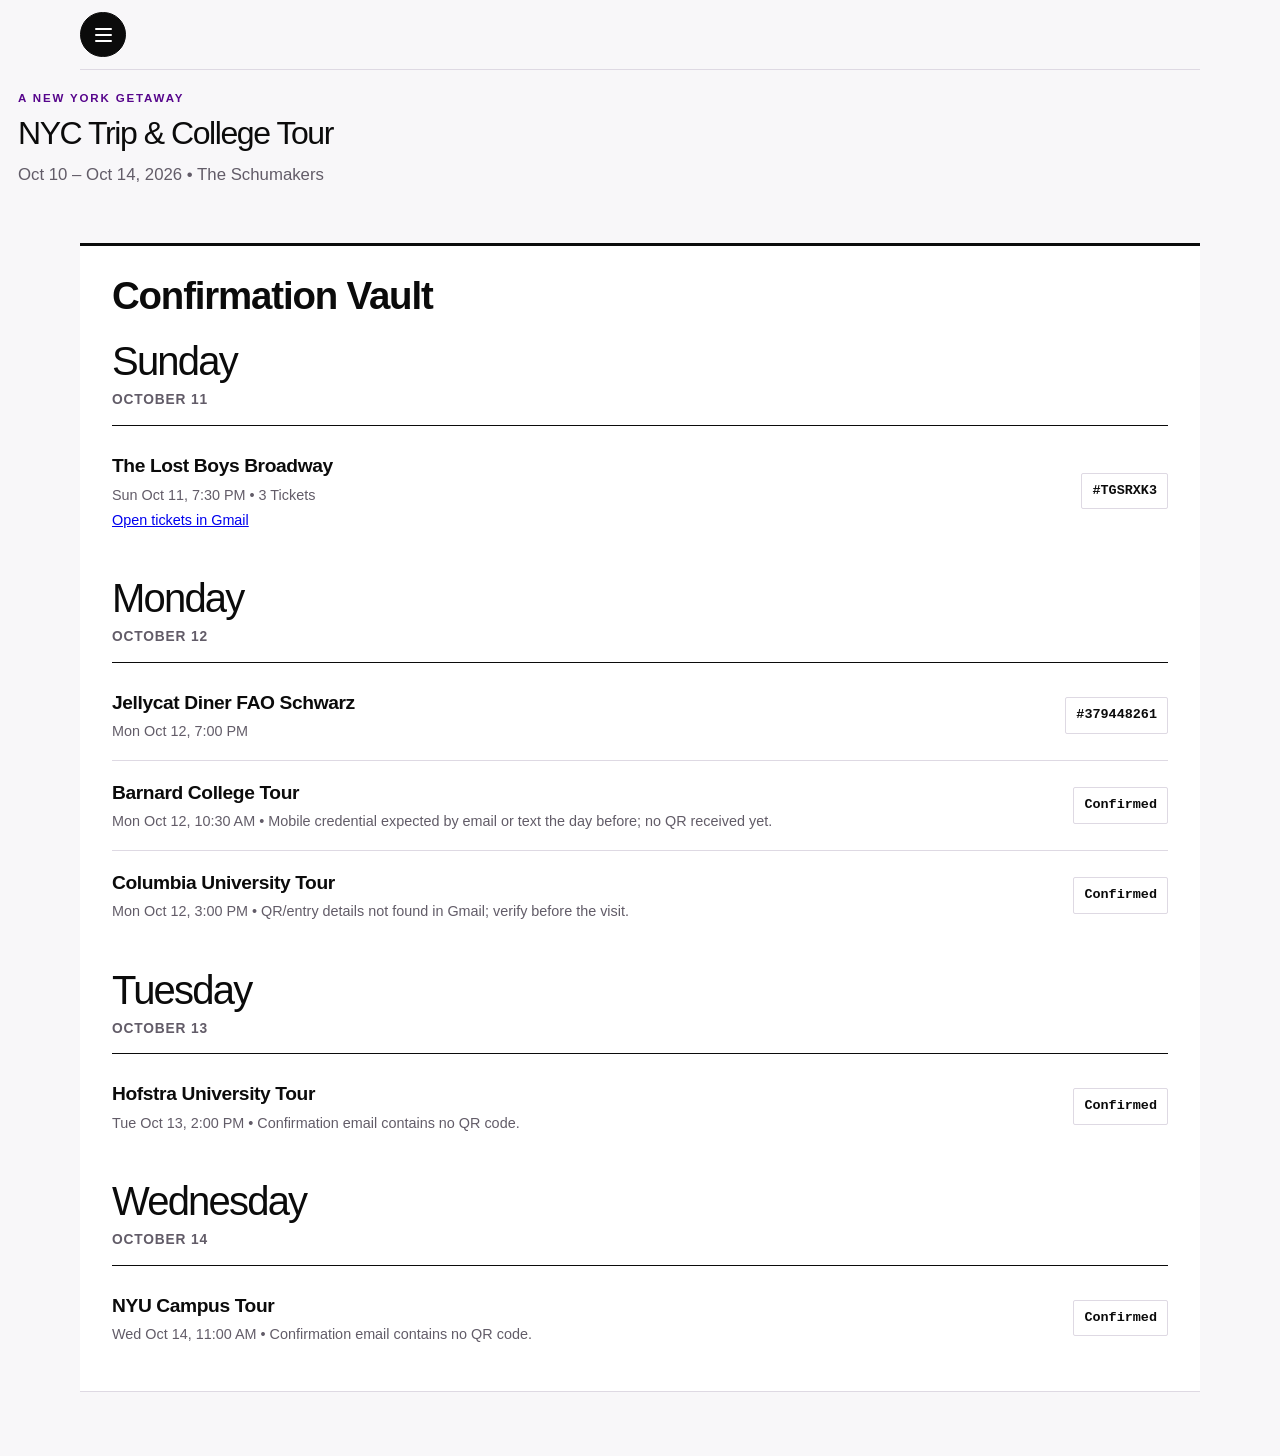
<file: reservations.html>
<!DOCTYPE html>
<html lang="en">
<head>
    <meta charset="UTF-8">
    <meta name="viewport" content="width=device-width, initial-scale=1.0">
    <title>Reservations | NYC College Tour &amp; Trip</title>
    <link rel="stylesheet" href="dashboard.css?v=bd82d13">
</head>
<body>

    <nav class="site-nav" aria-label="Trip planning pages">
        <button class="menu-toggle" type="button" aria-label="Open navigation" aria-expanded="false" aria-controls="site-menu">
            <span class="menu-icon" aria-hidden="true"><span></span><span></span><span></span></span>
        </button>
        <div class="nav-menu" id="site-menu">
            <a href="index.html">Itinerary</a>
            <a href="subway-maps.html">Subway Maps</a>
            <a href="reservations.html" class="active" aria-current="page">Reservations</a>
            <a href="travel-info.html">Travel Info</a>
            <a href="soho-spots.html">SoHo Spots</a>
            <a href="morningside-heights.html">Morningside Heights</a>
            <a href="hofstra-hempstead.html">Hofstra / Hempstead</a>
            <a href="upper-east-side-midtown.html">Upper East Side &amp; Midtown</a>
        </div>
    </nav>

    <header class="site-header">
        <div class="site-header-inner">
            <div class="eyebrow">A New York getaway</div>
            <h1>NYC Trip & College Tour</h1>
            <p>Oct 10 – Oct 14, 2026 • The Schumakers</p>
        </div>
    </header>

<main id="vault" class="page-content active">
        <div class="card">
            <div class="card-title" style="margin-bottom: 12px;">Confirmation Vault</div>

            <section class="day-group" aria-labelledby="vault-sun">
                <div class="day-heading">
                    <h2 id="vault-sun">Sunday</h2>
                    <p>October 11</p>
                </div>
                <div class="day-activities">
            <div class="vault-item">
                <div>
                    <div class="vault-label">The Lost Boys Broadway</div>
                    <div class="vault-sub">Sun Oct 11, 7:30 PM • 3 Tickets</div>
                    <div class="vault-sub"><a href="https://mail.google.com/mail/u/0/#search/%22Your+tickets+are+here%22+from%3A%28broadwaydirect%29/FMfcgzQhWTpsxsjfJtHFXzKlwqrbjCxM" target="_blank" rel="noopener">Open tickets in Gmail</a></div>
                </div>
                <div class="vault-code">#TGSRXK3</div>
            </div>
                </div>
            </section>

            <section class="day-group" aria-labelledby="vault-mon">
                <div class="day-heading">
                    <h2 id="vault-mon">Monday</h2>
                    <p>October 12</p>
                </div>
                <div class="day-activities">
            <div class="vault-item">
                <div>
                    <div class="vault-label">Jellycat Diner FAO Schwarz</div>
                    <div class="vault-sub">Mon Oct 12, 7:00 PM</div>
                </div>
                <div class="vault-code">#379448261</div>
            </div>

            <div class="vault-item">
                <div>
                    <div class="vault-label">Barnard College Tour</div>
                    <div class="vault-sub">Mon Oct 12, 10:30 AM • Mobile credential expected by email or text the day before; no QR received yet.</div>
                </div>
                <div class="vault-code">Confirmed</div>
            </div>

            <div class="vault-item">
                <div>
                    <div class="vault-label">Columbia University Tour</div>
                    <div class="vault-sub">Mon Oct 12, 3:00 PM • QR/entry details not found in Gmail; verify before the visit.</div>
                </div>
                <div class="vault-code">Confirmed</div>
            </div>
                </div>
            </section>

            <section class="day-group" aria-labelledby="vault-tue">
                <div class="day-heading">
                    <h2 id="vault-tue">Tuesday</h2>
                    <p>October 13</p>
                </div>
                <div class="day-activities">
            <div class="vault-item">
                <div>
                    <div class="vault-label">Hofstra University Tour</div>
                    <div class="vault-sub">Tue Oct 13, 2:00 PM • Confirmation email contains no QR code.</div>
                </div>
                <div class="vault-code">Confirmed</div>
            </div>
                </div>
            </section>

            <section class="day-group" aria-labelledby="vault-wed">
                <div class="day-heading">
                    <h2 id="vault-wed">Wednesday</h2>
                    <p>October 14</p>
                </div>
                <div class="day-activities">
            <div class="vault-item">
                <div>
                    <div class="vault-label">NYU Campus Tour</div>
                    <div class="vault-sub">Wed Oct 14, 11:00 AM • Confirmation email contains no QR code.</div>
                </div>
                <div class="vault-code">Confirmed</div>
            </div>
                </div>
            </section>
        </div>
    </main>
    <script>
        document.querySelectorAll(".site-nav").forEach(nav => {
            const toggle = nav.querySelector(".menu-toggle");

            const closeMenu = (restoreFocus = false) => {
                nav.classList.remove("is-open");
                toggle.setAttribute("aria-expanded", "false");
                toggle.setAttribute("aria-label", "Open navigation");

                if (restoreFocus) {
                    toggle.focus();
                }
            };

            toggle.addEventListener("click", () => {
                const isOpen = toggle.getAttribute("aria-expanded") === "true";
                nav.classList.toggle("is-open", !isOpen);
                toggle.setAttribute("aria-expanded", String(!isOpen));
                toggle.setAttribute("aria-label", isOpen ? "Open navigation" : "Close navigation");
            });

            nav.addEventListener("keydown", event => {
                if (event.key === "Escape" && toggle.getAttribute("aria-expanded") === "true") {
                    event.preventDefault();
                    closeMenu(true);
                }
            });

            document.addEventListener("click", event => {
                if (!nav.contains(event.target)) {
                    closeMenu();
                }
            });
        });
    </script>
</body>
</html>
</file>
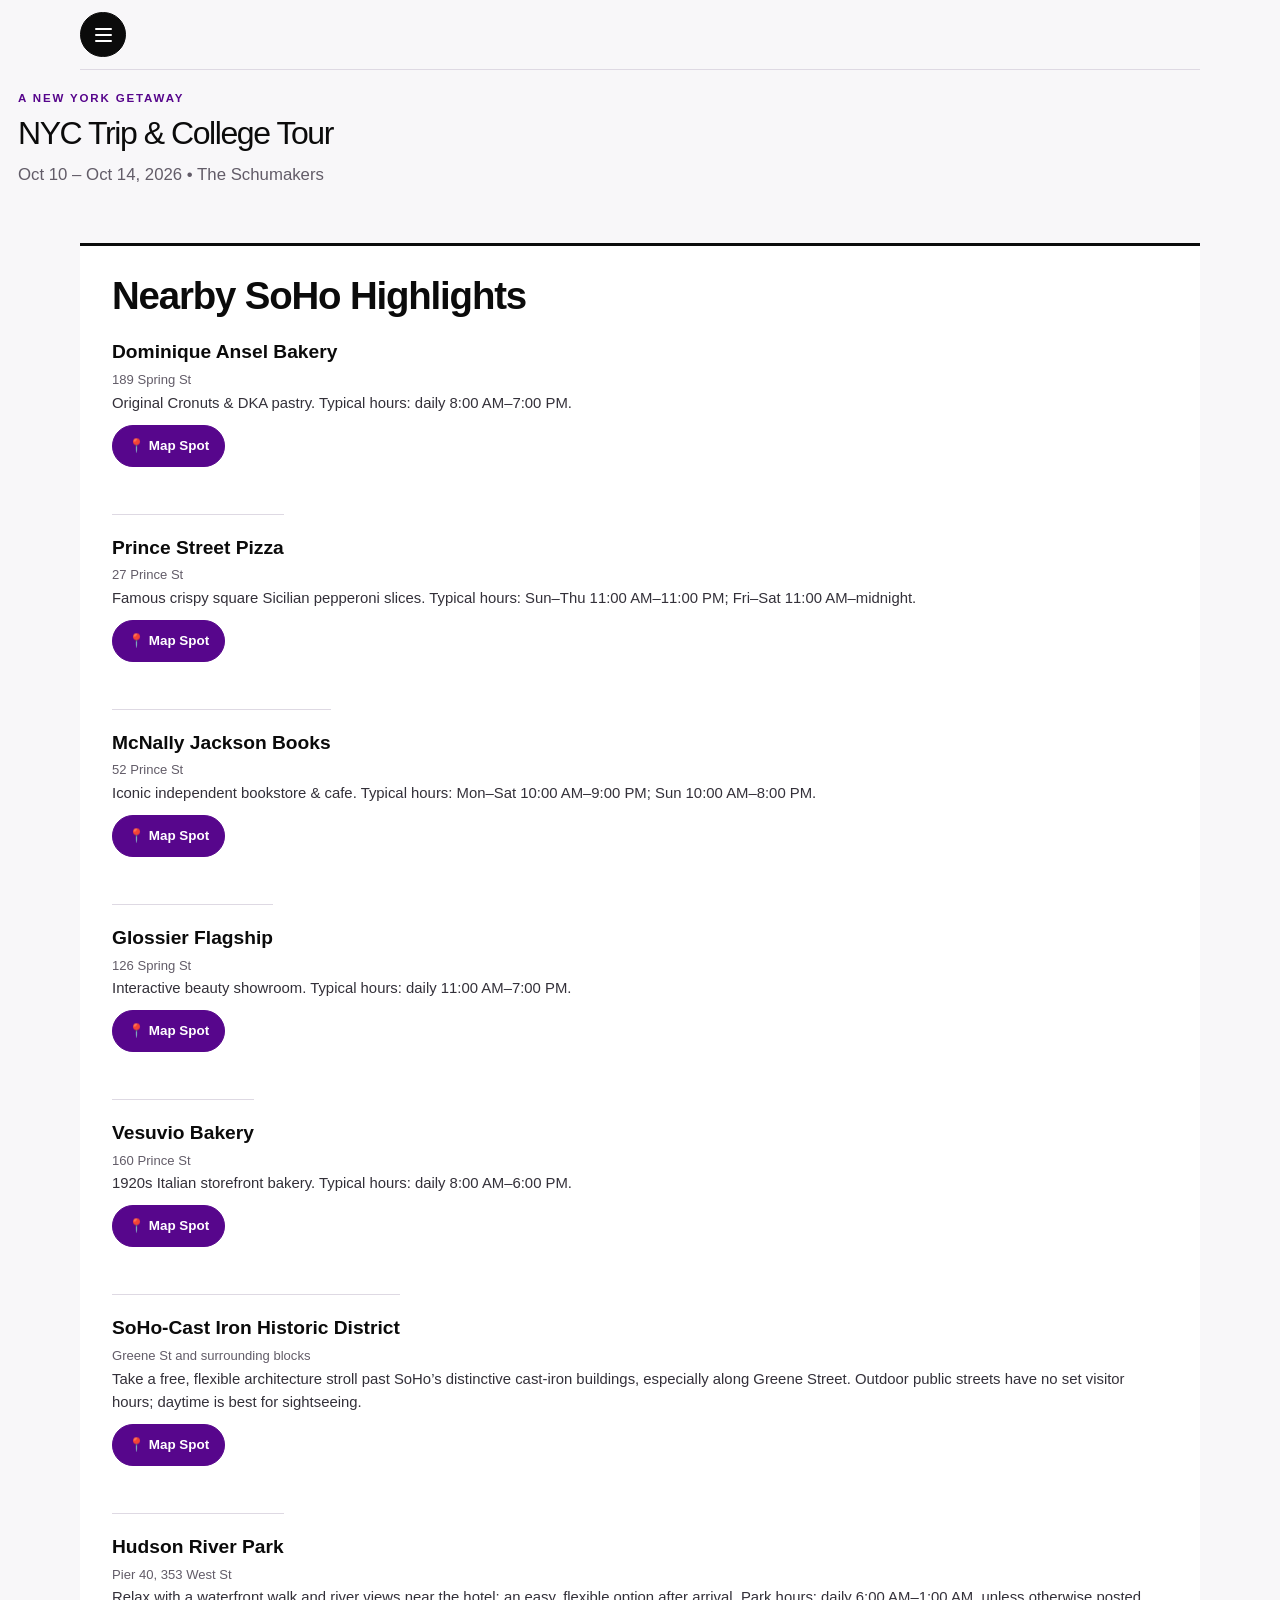
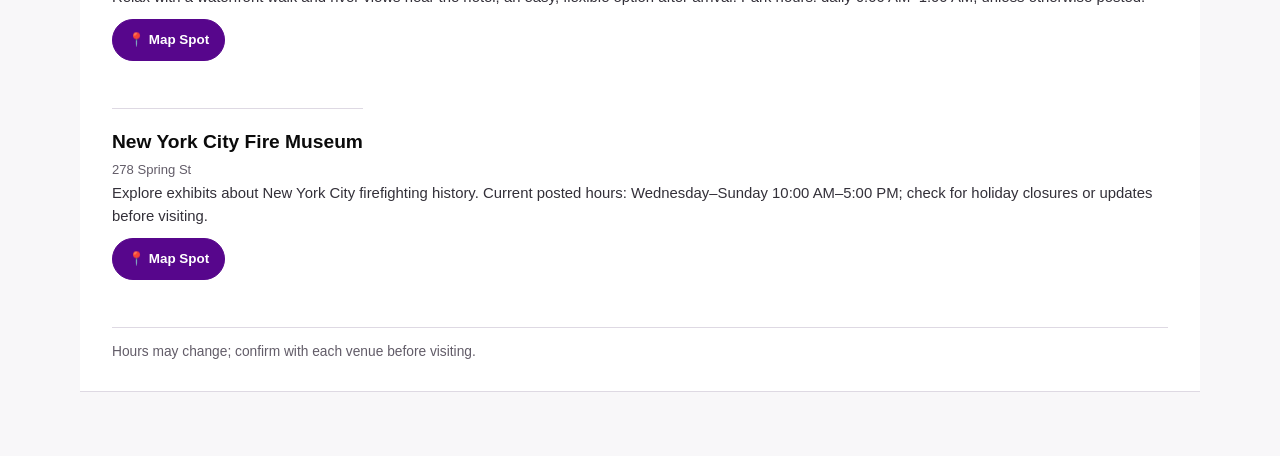
<file: soho-spots.html>
<!DOCTYPE html>
<html lang="en">
<head>
    <meta charset="UTF-8">
    <meta name="viewport" content="width=device-width, initial-scale=1.0">
    <title>SoHo Spots | NYC College Tour &amp; Trip</title>
    <link rel="stylesheet" href="dashboard.css?v=bd82d13">
</head>
<body>

    <nav class="site-nav" aria-label="Trip planning pages">
        <button class="menu-toggle" type="button" aria-label="Open navigation" aria-expanded="false" aria-controls="site-menu">
            <span class="menu-icon" aria-hidden="true"><span></span><span></span><span></span></span>
        </button>
        <div class="nav-menu" id="site-menu">
            <a href="index.html">Itinerary</a>
            <a href="subway-maps.html">Subway Maps</a>
            <a href="reservations.html">Reservations</a>
            <a href="travel-info.html">Travel Info</a>
            <a href="soho-spots.html" class="active" aria-current="page">SoHo Spots</a>
            <a href="morningside-heights.html">Morningside Heights</a>
            <a href="hofstra-hempstead.html">Hofstra / Hempstead</a>
            <a href="upper-east-side-midtown.html">Upper East Side &amp; Midtown</a>
        </div>
    </nav>

    <header class="site-header">
        <div class="site-header-inner">
            <div class="eyebrow">A New York getaway</div>
            <h1>NYC Trip & College Tour</h1>
            <p>Oct 10 – Oct 14, 2026 • The Schumakers</p>
        </div>
    </header>

<main id="spots" class="page-content active">
        <div class="card">
            <div class="card-title">Nearby SoHo Highlights</div>
            <div class="card-details" style="margin-top: 8px;">
                <strong>Dominique Ansel Bakery</strong><br>
                <span class="spot-address">189 Spring St</span><br>
                Original Cronuts & DKA pastry. Typical hours: daily 8:00 AM–7:00 PM.<br>
                <a class="map-btn" href="https://www.google.com/maps/search/?api=1&query=Dominique+Ansel+Bakery+189+Spring+St" target="_blank">📍 Map Spot</a><br><br>

                <strong>Prince Street Pizza</strong><br>
                <span class="spot-address">27 Prince St</span><br>
                Famous crispy square Sicilian pepperoni slices. Typical hours: Sun–Thu 11:00 AM–11:00 PM; Fri–Sat 11:00 AM–midnight.<br>
                <a class="map-btn" href="https://www.google.com/maps/search/?api=1&query=Prince+Street+Pizza+27+Prince+St" target="_blank">📍 Map Spot</a><br><br>

                <strong>McNally Jackson Books</strong><br>
                <span class="spot-address">52 Prince St</span><br>
                Iconic independent bookstore & cafe. Typical hours: Mon–Sat 10:00 AM–9:00 PM; Sun 10:00 AM–8:00 PM.<br>
                <a class="map-btn" href="https://www.google.com/maps/search/?api=1&query=McNally+Jackson+Books+52+Prince+St" target="_blank">📍 Map Spot</a><br><br>

                <strong>Glossier Flagship</strong><br>
                <span class="spot-address">126 Spring St</span><br>
                Interactive beauty showroom. Typical hours: daily 11:00 AM–7:00 PM.<br>
                <a class="map-btn" href="https://www.google.com/maps/search/?api=1&query=Glossier+SoHo+126+Spring+St" target="_blank">📍 Map Spot</a><br><br>

                <strong>Vesuvio Bakery</strong><br>
                <span class="spot-address">160 Prince St</span><br>
                1920s Italian storefront bakery. Typical hours: daily 8:00 AM–6:00 PM.<br>
                <a class="map-btn" href="https://www.google.com/maps/search/?api=1&query=Vesuvio+Bakery+160+Prince+St" target="_blank">📍 Map Spot</a><br><br>

                <strong>SoHo-Cast Iron Historic District</strong><br>
                <span class="spot-address">Greene St and surrounding blocks</span><br>
                Take a free, flexible architecture stroll past SoHo’s distinctive cast-iron buildings, especially along Greene Street. Outdoor public streets have no set visitor hours; daytime is best for sightseeing.<br>
                <a class="map-btn" href="https://www.google.com/maps/search/?api=1&query=Greene+Street+SoHo+Cast-Iron+Historic+District+New+York" target="_blank">📍 Map Spot</a><br><br>

                <strong>Hudson River Park</strong><br>
                <span class="spot-address">Pier 40, 353 West St</span><br>
                Relax with a waterfront walk and river views near the hotel; an easy, flexible option after arrival. Park hours: daily 6:00 AM–1:00 AM, unless otherwise posted.<br>
                <a class="map-btn" href="https://www.google.com/maps/search/?api=1&query=Hudson+River+Park+Pier+40+353+West+St+New+York" target="_blank">📍 Map Spot</a><br><br>

                <strong>New York City Fire Museum</strong><br>
                <span class="spot-address">278 Spring St</span><br>
                Explore exhibits about New York City firefighting history. Current posted hours: Wednesday–Sunday 10:00 AM–5:00 PM; check for holiday closures or updates before visiting.<br>
                <a class="map-btn" href="https://www.google.com/maps/search/?api=1&query=New+York+City+Fire+Museum+278+Spring+St" target="_blank">📍 Map Spot</a>
                <br><br><small>Hours may change; confirm with each venue before visiting.</small>
            </div>
        </div>
    </main>
    <script>
        document.querySelectorAll(".site-nav").forEach(nav => {
            const toggle = nav.querySelector(".menu-toggle");

            const closeMenu = (restoreFocus = false) => {
                nav.classList.remove("is-open");
                toggle.setAttribute("aria-expanded", "false");
                toggle.setAttribute("aria-label", "Open navigation");

                if (restoreFocus) {
                    toggle.focus();
                }
            };

            toggle.addEventListener("click", () => {
                const isOpen = toggle.getAttribute("aria-expanded") === "true";
                nav.classList.toggle("is-open", !isOpen);
                toggle.setAttribute("aria-expanded", String(!isOpen));
                toggle.setAttribute("aria-label", isOpen ? "Open navigation" : "Close navigation");
            });

            nav.addEventListener("keydown", event => {
                if (event.key === "Escape" && toggle.getAttribute("aria-expanded") === "true") {
                    event.preventDefault();
                    closeMenu(true);
                }
            });

            document.addEventListener("click", event => {
                if (!nav.contains(event.target)) {
                    closeMenu();
                }
            });
        });
    </script>
</body>
</html>
</file>
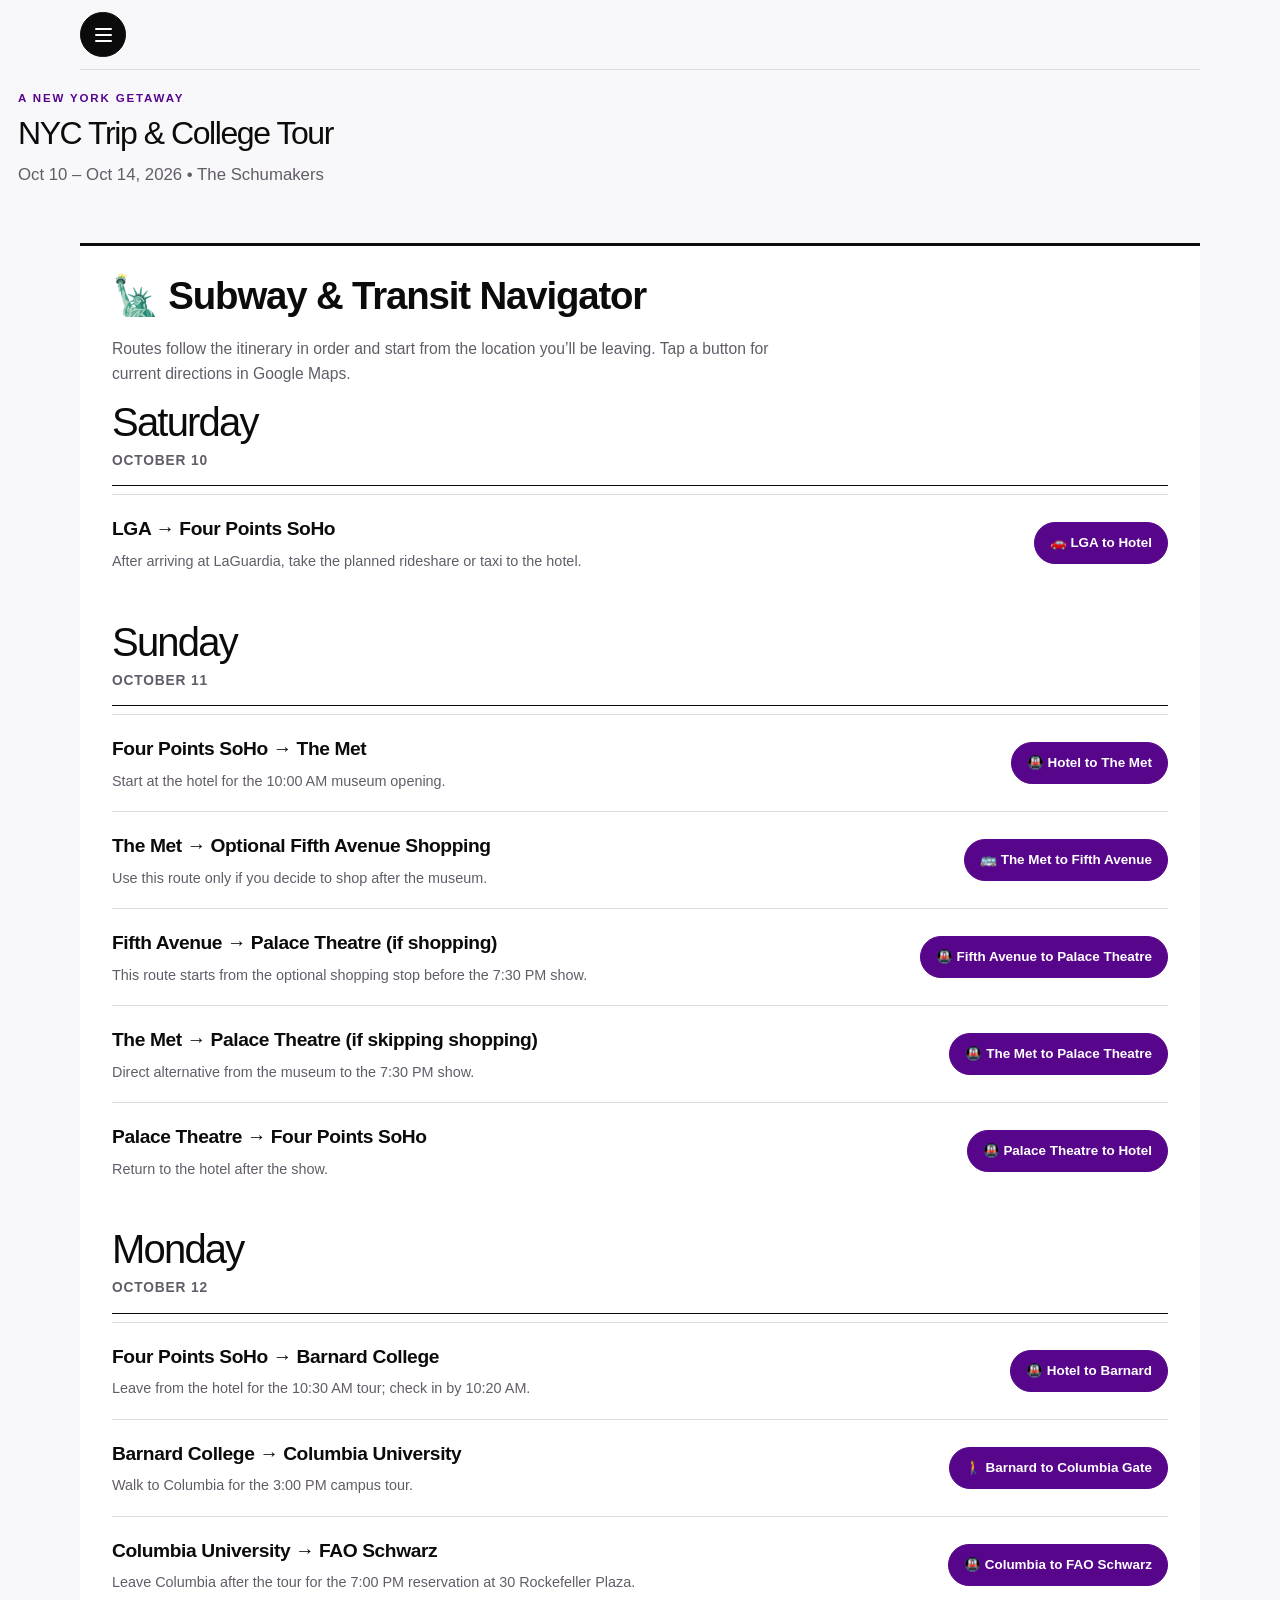
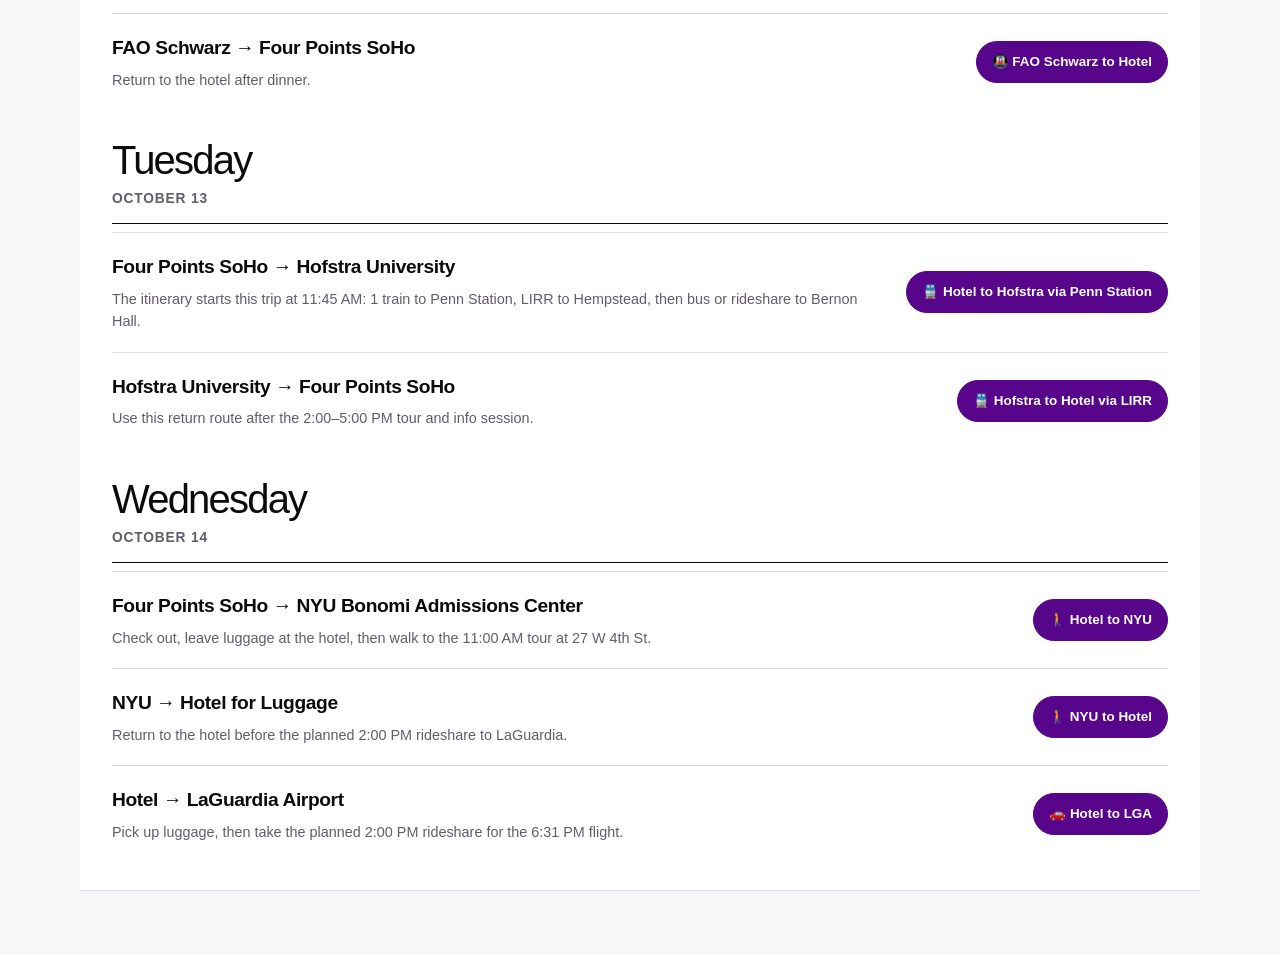
<file: subway-maps.html>
<!DOCTYPE html>
<html lang="en">
<head>
    <meta charset="UTF-8">
    <meta name="viewport" content="width=device-width, initial-scale=1.0">
    <title>Subway Maps | NYC College Tour &amp; Trip</title>
    <link rel="stylesheet" href="dashboard.css?v=bd82d13">
</head>
<body>

    <nav class="site-nav" aria-label="Trip planning pages">
        <button class="menu-toggle" type="button" aria-label="Open navigation" aria-expanded="false" aria-controls="site-menu">
            <span class="menu-icon" aria-hidden="true"><span></span><span></span><span></span></span>
        </button>
        <div class="nav-menu" id="site-menu">
            <a href="index.html">Itinerary</a>
            <a href="subway-maps.html" class="active" aria-current="page">Subway Maps</a>
            <a href="reservations.html">Reservations</a>
            <a href="travel-info.html">Travel Info</a>
            <a href="soho-spots.html">SoHo Spots</a>
            <a href="morningside-heights.html">Morningside Heights</a>
            <a href="hofstra-hempstead.html">Hofstra / Hempstead</a>
            <a href="upper-east-side-midtown.html">Upper East Side &amp; Midtown</a>
        </div>
    </nav>

    <header class="site-header">
        <div class="site-header-inner">
            <div class="eyebrow">A New York getaway</div>
            <h1>NYC Trip & College Tour</h1>
            <p>Oct 10 – Oct 14, 2026 • The Schumakers</p>
        </div>
    </header>

<main id="maps" class="page-content active">
        <div class="card">
            <div class="card-title">🗽 Subway & Transit Navigator</div>
            <p style="font-size: 0.85rem; color: var(--text-muted); margin-bottom: 12px;">Routes follow the itinerary in order and start from the location you’ll be leaving. Tap a button for current directions in Google Maps.</p>

            <section class="day-group" aria-labelledby="transit-sat">
                <div class="day-heading">
                    <h2 id="transit-sat">Saturday</h2>
                    <p>October 10</p>
                </div>
                <div class="day-activities">
            <div class="subway-route">
                <strong>LGA → Four Points SoHo</strong>
                <p style="font-size: 0.8rem; margin-top: 4px;">After arriving at LaGuardia, take the planned rideshare or taxi to the hotel.</p>
                <a class="map-btn" href="https://www.google.com/maps/dir/?api=1&origin=LaGuardia+Airport&destination=Four+Points+by+Sheraton+Manhattan+SoHo+Village+66+Charlton+St&travelmode=driving" target="_blank" rel="noopener">🚗 LGA to Hotel</a>
            </div>
                </div>
            </section>

            <section class="day-group" aria-labelledby="transit-sun">
                <div class="day-heading">
                    <h2 id="transit-sun">Sunday</h2>
                    <p>October 11</p>
                </div>
                <div class="day-activities">
            <div class="subway-route">
                <strong>Four Points SoHo → The Met</strong>
                <p style="font-size: 0.8rem; margin-top: 4px;">Start at the hotel for the 10:00 AM museum opening.</p>
                <a class="map-btn" href="https://www.google.com/maps/dir/?api=1&origin=Four+Points+by+Sheraton+Manhattan+SoHo+Village+66+Charlton+St&destination=The+Metropolitan+Museum+of+Art+1000+5th+Ave&travelmode=transit" target="_blank" rel="noopener">🚇 Hotel to The Met</a>
            </div>

            <div class="subway-route">
                <strong>The Met → Optional Fifth Avenue Shopping</strong>
                <p style="font-size: 0.8rem; margin-top: 4px;">Use this route only if you decide to shop after the museum.</p>
                <a class="map-btn" href="https://www.google.com/maps/dir/?api=1&origin=The+Metropolitan+Museum+of+Art+1000+5th+Ave&destination=Cartier+Fifth+Avenue+Mansion+New+York&travelmode=transit" target="_blank" rel="noopener">🚌 The Met to Fifth Avenue</a>
            </div>

            <div class="subway-route">
                <strong>Fifth Avenue → Palace Theatre (if shopping)</strong>
                <p style="font-size: 0.8rem; margin-top: 4px;">This route starts from the optional shopping stop before the 7:30 PM show.</p>
                <a class="map-btn" href="https://www.google.com/maps/dir/?api=1&origin=Cartier+Fifth+Avenue+Mansion+New+York&destination=Palace+Theatre+160+W+47th+St+New+York&travelmode=transit" target="_blank" rel="noopener">🚇 Fifth Avenue to Palace Theatre</a>
            </div>

            <div class="subway-route">
                <strong>The Met → Palace Theatre (if skipping shopping)</strong>
                <p style="font-size: 0.8rem; margin-top: 4px;">Direct alternative from the museum to the 7:30 PM show.</p>
                <a class="map-btn" href="https://www.google.com/maps/dir/?api=1&origin=The+Metropolitan+Museum+of+Art+1000+5th+Ave&destination=Palace+Theatre+160+W+47th+St+New+York&travelmode=transit" target="_blank" rel="noopener">🚇 The Met to Palace Theatre</a>
            </div>

            <div class="subway-route">
                <strong>Palace Theatre → Four Points SoHo</strong>
                <p style="font-size: 0.8rem; margin-top: 4px;">Return to the hotel after the show.</p>
                <a class="map-btn" href="https://www.google.com/maps/dir/?api=1&origin=Palace+Theatre+160+W+47th+St+New+York&destination=Four+Points+by+Sheraton+Manhattan+SoHo+Village+66+Charlton+St&travelmode=transit" target="_blank" rel="noopener">🚇 Palace Theatre to Hotel</a>
            </div>
                </div>
            </section>

            <section class="day-group" aria-labelledby="transit-mon">
                <div class="day-heading">
                    <h2 id="transit-mon">Monday</h2>
                    <p>October 12</p>
                </div>
                <div class="day-activities">
            <div class="subway-route">
                <strong>Four Points SoHo → Barnard College</strong>
                <p style="font-size: 0.8rem; margin-top: 4px;">Leave from the hotel for the 10:30 AM tour; check in by 10:20 AM.</p>
                <a class="map-btn" href="https://www.google.com/maps/dir/?api=1&origin=Four+Points+by+Sheraton+Manhattan+SoHo+Village+66+Charlton+St&destination=Barnard+College+3009+Broadway+New+York&travelmode=transit" target="_blank" rel="noopener">🚇 Hotel to Barnard</a>
            </div>

            <div class="subway-route">
                <strong>Barnard College → Columbia University</strong>
                <p style="font-size: 0.8rem; margin-top: 4px;">Walk to Columbia for the 3:00 PM campus tour.</p>
                <a class="map-btn" href="https://www.google.com/maps/dir/?api=1&origin=Barnard+College+3009+Broadway+New+York&destination=Columbia+University+North+Broadway+Entrance&travelmode=walking" target="_blank" rel="noopener">🚶 Barnard to Columbia Gate</a>
            </div>

            <div class="subway-route">
                <strong>Columbia University → FAO Schwarz</strong>
                <p style="font-size: 0.8rem; margin-top: 4px;">Leave Columbia after the tour for the 7:00 PM reservation at 30 Rockefeller Plaza.</p>
                <a class="map-btn" href="https://www.google.com/maps/dir/?api=1&origin=Columbia+University+North+Broadway+Entrance&destination=FAO+Schwarz+30+Rockefeller+Plaza+New+York&travelmode=transit" target="_blank" rel="noopener">🚇 Columbia to FAO Schwarz</a>
            </div>

            <div class="subway-route">
                <strong>FAO Schwarz → Four Points SoHo</strong>
                <p style="font-size: 0.8rem; margin-top: 4px;">Return to the hotel after dinner.</p>
                <a class="map-btn" href="https://www.google.com/maps/dir/?api=1&origin=FAO+Schwarz+30+Rockefeller+Plaza+New+York&destination=Four+Points+by+Sheraton+Manhattan+SoHo+Village+66+Charlton+St&travelmode=transit" target="_blank" rel="noopener">🚇 FAO Schwarz to Hotel</a>
            </div>
                </div>
            </section>

            <section class="day-group" aria-labelledby="transit-tue">
                <div class="day-heading">
                    <h2 id="transit-tue">Tuesday</h2>
                    <p>October 13</p>
                </div>
                <div class="day-activities">
            <div class="subway-route">
                <strong>Four Points SoHo → Hofstra University</strong>
                <p style="font-size: 0.8rem; margin-top: 4px;">The itinerary starts this trip at 11:45 AM: 1 train to Penn Station, LIRR to Hempstead, then bus or rideshare to Bernon Hall.</p>
                <a class="map-btn" href="https://www.google.com/maps/dir/?api=1&origin=Four+Points+by+Sheraton+Manhattan+SoHo+Village+66+Charlton+St&destination=Hofstra+University+Bernon+Hall+Hempstead+NY&travelmode=transit" target="_blank" rel="noopener">🚆 Hotel to Hofstra via Penn Station</a>
            </div>

            <div class="subway-route">
                <strong>Hofstra University → Four Points SoHo</strong>
                <p style="font-size: 0.8rem; margin-top: 4px;">Use this return route after the 2:00–5:00 PM tour and info session.</p>
                <a class="map-btn" href="https://www.google.com/maps/dir/?api=1&origin=Hofstra+University+Bernon+Hall+Hempstead+NY&destination=Four+Points+by+Sheraton+Manhattan+SoHo+Village+66+Charlton+St&travelmode=transit" target="_blank" rel="noopener">🚆 Hofstra to Hotel via LIRR</a>
            </div>
                </div>
            </section>

            <section class="day-group" aria-labelledby="transit-wed">
                <div class="day-heading">
                    <h2 id="transit-wed">Wednesday</h2>
                    <p>October 14</p>
                </div>
                <div class="day-activities">
            <div class="subway-route">
                <strong>Four Points SoHo → NYU Bonomi Admissions Center</strong>
                <p style="font-size: 0.8rem; margin-top: 4px;">Check out, leave luggage at the hotel, then walk to the 11:00 AM tour at 27 W 4th St.</p>
                <a class="map-btn" href="https://www.google.com/maps/dir/?api=1&origin=Four+Points+by+Sheraton+Manhattan+SoHo+Village+66+Charlton+St&destination=NYU+Bonomi+Family+Admissions+Center+27+W+4th+St+New+York&travelmode=walking" target="_blank" rel="noopener">🚶 Hotel to NYU</a>
            </div>

            <div class="subway-route">
                <strong>NYU → Hotel for Luggage</strong>
                <p style="font-size: 0.8rem; margin-top: 4px;">Return to the hotel before the planned 2:00 PM rideshare to LaGuardia.</p>
                <a class="map-btn" href="https://www.google.com/maps/dir/?api=1&origin=NYU+Bonomi+Family+Admissions+Center+27+W+4th+St+New+York&destination=Four+Points+by+Sheraton+Manhattan+SoHo+Village+66+Charlton+St&travelmode=walking" target="_blank" rel="noopener">🚶 NYU to Hotel</a>
            </div>

            <div class="subway-route">
                <strong>Hotel → LaGuardia Airport</strong>
                <p style="font-size: 0.8rem; margin-top: 4px;">Pick up luggage, then take the planned 2:00 PM rideshare for the 6:31 PM flight.</p>
                <a class="map-btn" href="https://www.google.com/maps/dir/?api=1&origin=Four+Points+by+Sheraton+Manhattan+SoHo+Village+66+Charlton+St&destination=LaGuardia+Airport&travelmode=driving" target="_blank" rel="noopener">🚗 Hotel to LGA</a>
            </div>
                </div>
            </section>
        </div>
    </main>
    <script>
        document.querySelectorAll(".site-nav").forEach(nav => {
            const toggle = nav.querySelector(".menu-toggle");

            const closeMenu = (restoreFocus = false) => {
                nav.classList.remove("is-open");
                toggle.setAttribute("aria-expanded", "false");
                toggle.setAttribute("aria-label", "Open navigation");

                if (restoreFocus) {
                    toggle.focus();
                }
            };

            toggle.addEventListener("click", () => {
                const isOpen = toggle.getAttribute("aria-expanded") === "true";
                nav.classList.toggle("is-open", !isOpen);
                toggle.setAttribute("aria-expanded", String(!isOpen));
                toggle.setAttribute("aria-label", isOpen ? "Open navigation" : "Close navigation");
            });

            nav.addEventListener("keydown", event => {
                if (event.key === "Escape" && toggle.getAttribute("aria-expanded") === "true") {
                    event.preventDefault();
                    closeMenu(true);
                }
            });

            document.addEventListener("click", event => {
                if (!nav.contains(event.target)) {
                    closeMenu();
                }
            });
        });
    </script>
</body>
</html>
</file>
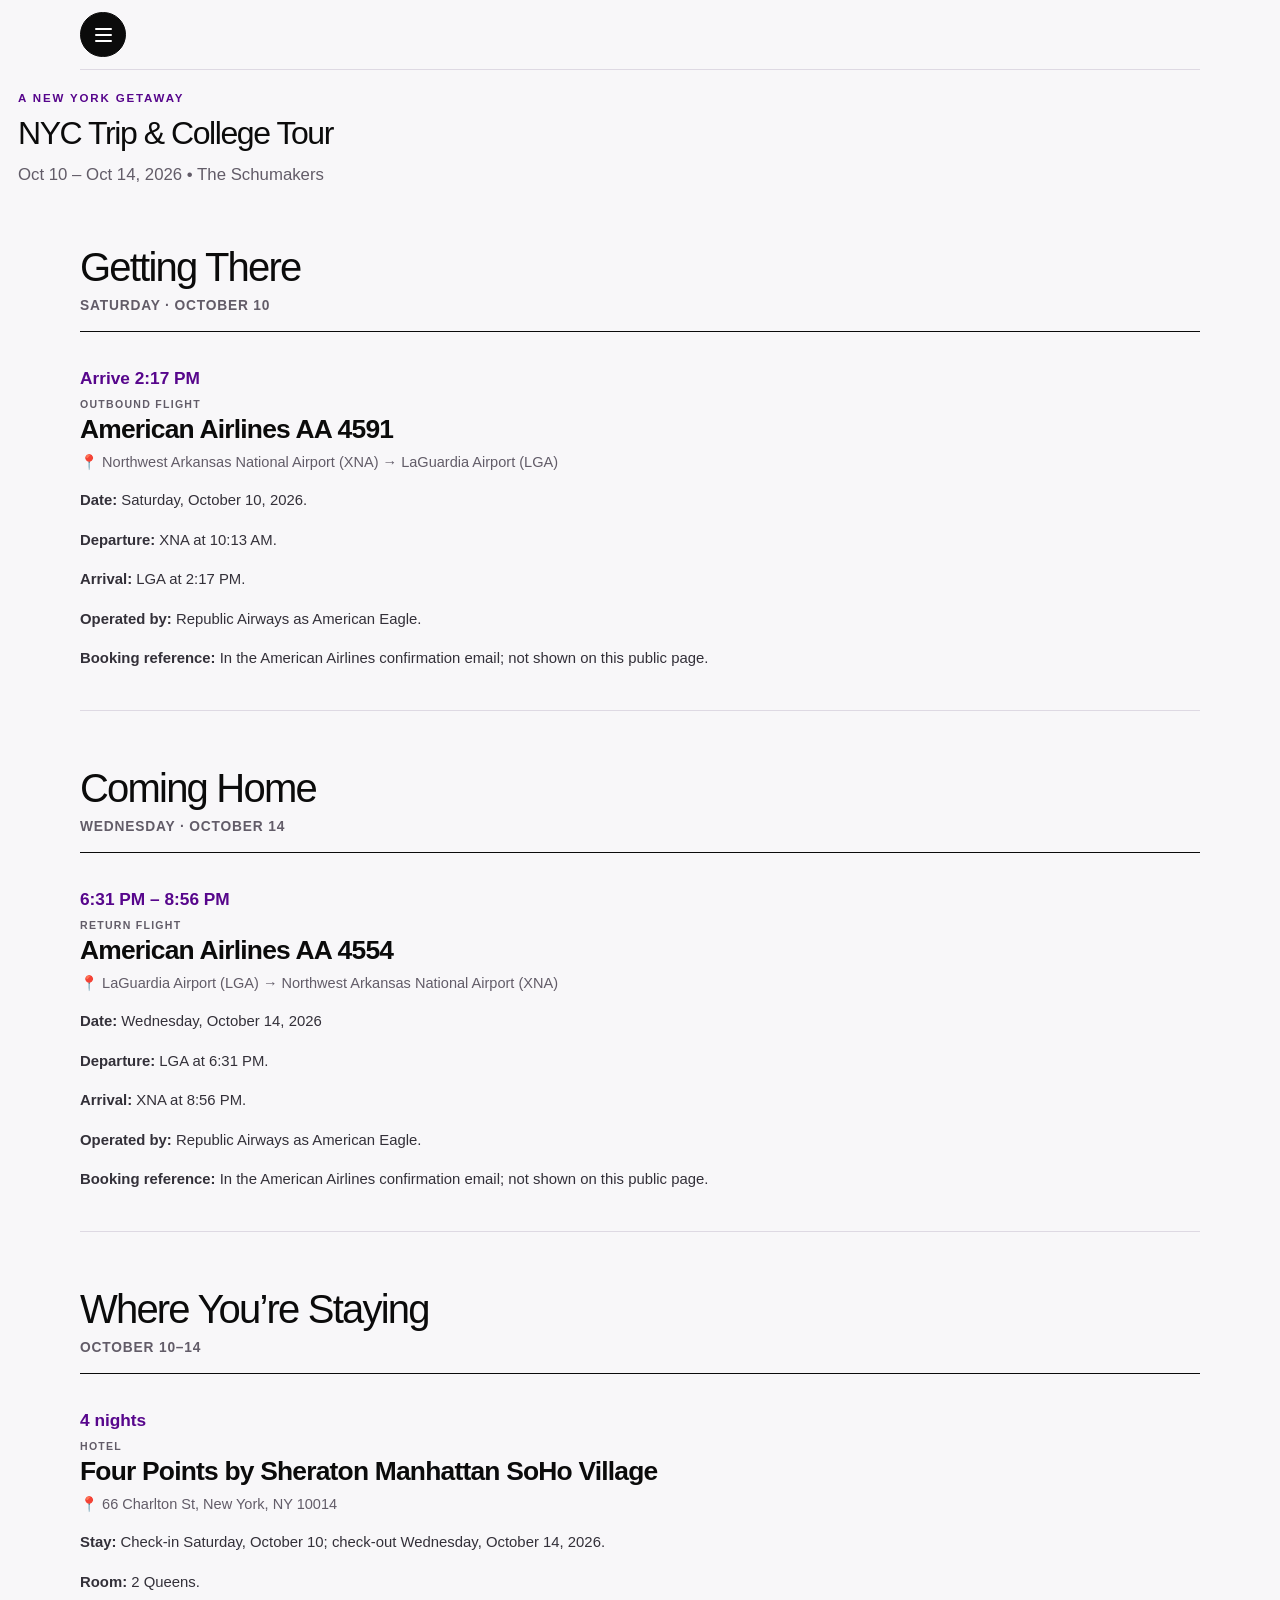
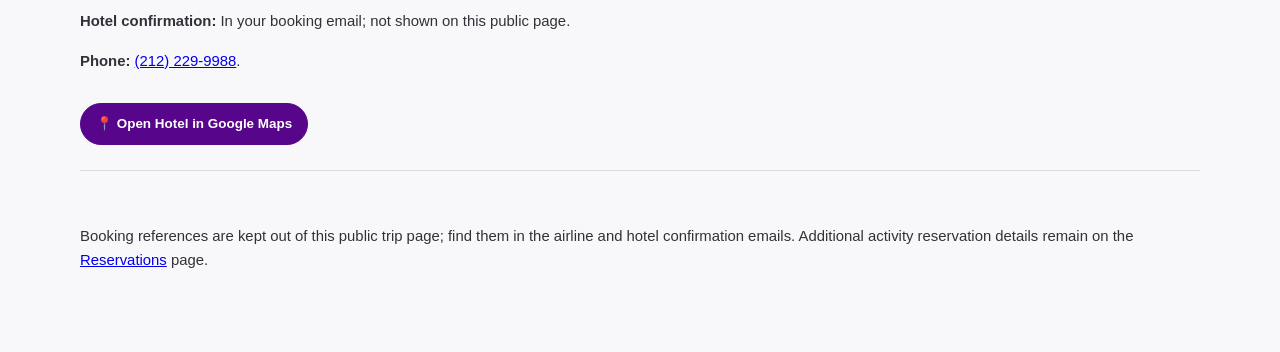
<file: travel-info.html>
<!DOCTYPE html>
<html lang="en">
<head>
    <meta charset="UTF-8">
    <meta name="viewport" content="width=device-width, initial-scale=1.0">
    <title>Travel Info | NYC College Tour &amp; Trip</title>
    <link rel="stylesheet" href="dashboard.css?v=bd82d13">
</head>
<body>

    <nav class="site-nav" aria-label="Trip planning pages">
        <button class="menu-toggle" type="button" aria-label="Open navigation" aria-expanded="false" aria-controls="site-menu">
            <span class="menu-icon" aria-hidden="true"><span></span><span></span><span></span></span>
        </button>
        <div class="nav-menu" id="site-menu">
            <a href="index.html">Itinerary</a>
            <a href="subway-maps.html">Subway Maps</a>
            <a href="reservations.html">Reservations</a>
            <a href="travel-info.html" class="active" aria-current="page">Travel Info</a>
            <a href="soho-spots.html">SoHo Spots</a>
            <a href="morningside-heights.html">Morningside Heights</a>
            <a href="hofstra-hempstead.html">Hofstra / Hempstead</a>
            <a href="upper-east-side-midtown.html">Upper East Side &amp; Midtown</a>
        </div>
    </nav>

    <header class="site-header">
        <div class="site-header-inner">
            <div class="eyebrow">A New York getaway</div>
            <h1>NYC Trip &amp; College Tour</h1>
            <p>Oct 10 – Oct 14, 2026 • The Schumakers</p>
        </div>
    </header>

    <main class="page-content active travel-info-page">
        <section class="day-group" aria-labelledby="outbound-day">
            <div class="day-heading">
                <h2 id="outbound-day">Getting There</h2>
                <p>Saturday · October 10</p>
            </div>
            <div class="day-activities">
                <article class="card travel-info-card">
                    <div class="card-header">
                        <span class="tag tag-transit">Outbound Flight</span>
                        <span class="time-badge">Arrive 2:17 PM</span>
                    </div>
                    <h3 class="card-title">American Airlines AA 4591</h3>
                    <div class="card-location">📍 Northwest Arkansas National Airport (XNA) → LaGuardia Airport (LGA)</div>
                    <div class="card-details">
                        <p><strong>Date:</strong> Saturday, October 10, 2026.</p>
                        <p><strong>Departure:</strong> XNA at 10:13 AM.</p>
                        <p><strong>Arrival:</strong> LGA at 2:17 PM.</p>
                        <p><strong>Operated by:</strong> Republic Airways as American Eagle.</p>
                        <p><strong>Booking reference:</strong> In the American Airlines confirmation email; not shown on this public page.</p>
                    </div>
                </article>
            </div>
        </section>

        <section class="day-group" aria-labelledby="return-day">
            <div class="day-heading">
                <h2 id="return-day">Coming Home</h2>
                <p>Wednesday · October 14</p>
            </div>
            <div class="day-activities">
                <article class="card travel-info-card">
                    <div class="card-header">
                        <span class="tag tag-transit">Return Flight</span>
                        <span class="time-badge">6:31 PM – 8:56 PM</span>
                    </div>
                    <h3 class="card-title">American Airlines AA 4554</h3>
                    <div class="card-location">📍 LaGuardia Airport (LGA) → Northwest Arkansas National Airport (XNA)</div>
                    <div class="card-details">
                        <p><strong>Date:</strong> Wednesday, October 14, 2026</p>
                        <p><strong>Departure:</strong> LGA at 6:31 PM.</p>
                        <p><strong>Arrival:</strong> XNA at 8:56 PM.</p>
                        <p><strong>Operated by:</strong> Republic Airways as American Eagle.</p>
                        <p><strong>Booking reference:</strong> In the American Airlines confirmation email; not shown on this public page.</p>
                    </div>
                </article>
            </div>
        </section>

        <section class="day-group" aria-labelledby="hotel-heading">
            <div class="day-heading">
                <h2 id="hotel-heading">Where You’re Staying</h2>
                <p>October 10–14</p>
            </div>
            <div class="day-activities">
                <article class="card travel-info-card">
                    <div class="card-header">
                        <span class="tag tag-hotel">Hotel</span>
                        <span class="time-badge">4 nights</span>
                    </div>
                    <h3 class="card-title">Four Points by Sheraton Manhattan SoHo Village</h3>
                    <div class="card-location">📍 66 Charlton St, New York, NY 10014</div>
                    <div class="card-details">
                        <p><strong>Stay:</strong> Check-in Saturday, October 10; check-out Wednesday, October 14, 2026.</p>
                        <p><strong>Room:</strong> 2 Queens.</p>
                        <p><strong>Hotel confirmation:</strong> In your booking email; not shown on this public page.</p>
                        <p><strong>Phone:</strong> <a href="tel:+12122299988">(212) 229-9988</a>.</p>
                    </div>
                    <a class="map-btn" href="https://www.google.com/maps/search/?api=1&amp;query=Four+Points+by+Sheraton+Manhattan+SoHo+Village+66+Charlton+Street+New+York+NY+10014" target="_blank" rel="noopener">📍 Open Hotel in Google Maps</a>
                </article>
            </div>
        </section>

        <p class="card-details">Booking references are kept out of this public trip page; find them in the airline and hotel confirmation emails. Additional activity reservation details remain on the <a href="reservations.html">Reservations</a> page.</p>
    </main>

    <script>
        document.querySelectorAll(".site-nav").forEach(nav => {
            const toggle = nav.querySelector(".menu-toggle");

            const closeMenu = (restoreFocus = false) => {
                nav.classList.remove("is-open");
                toggle.setAttribute("aria-expanded", "false");
                toggle.setAttribute("aria-label", "Open navigation");

                if (restoreFocus) {
                    toggle.focus();
                }
            };

            toggle.addEventListener("click", () => {
                const isOpen = toggle.getAttribute("aria-expanded") === "true";
                nav.classList.toggle("is-open", !isOpen);
                toggle.setAttribute("aria-expanded", String(!isOpen));
                toggle.setAttribute("aria-label", isOpen ? "Open navigation" : "Close navigation");
            });

            nav.addEventListener("keydown", event => {
                if (event.key === "Escape" && toggle.getAttribute("aria-expanded") === "true") {
                    event.preventDefault();
                    closeMenu(true);
                }
            });

            document.addEventListener("click", event => {
                if (!nav.contains(event.target)) {
                    closeMenu();
                }
            });
        });
    </script>
</body>
</html>
</file>
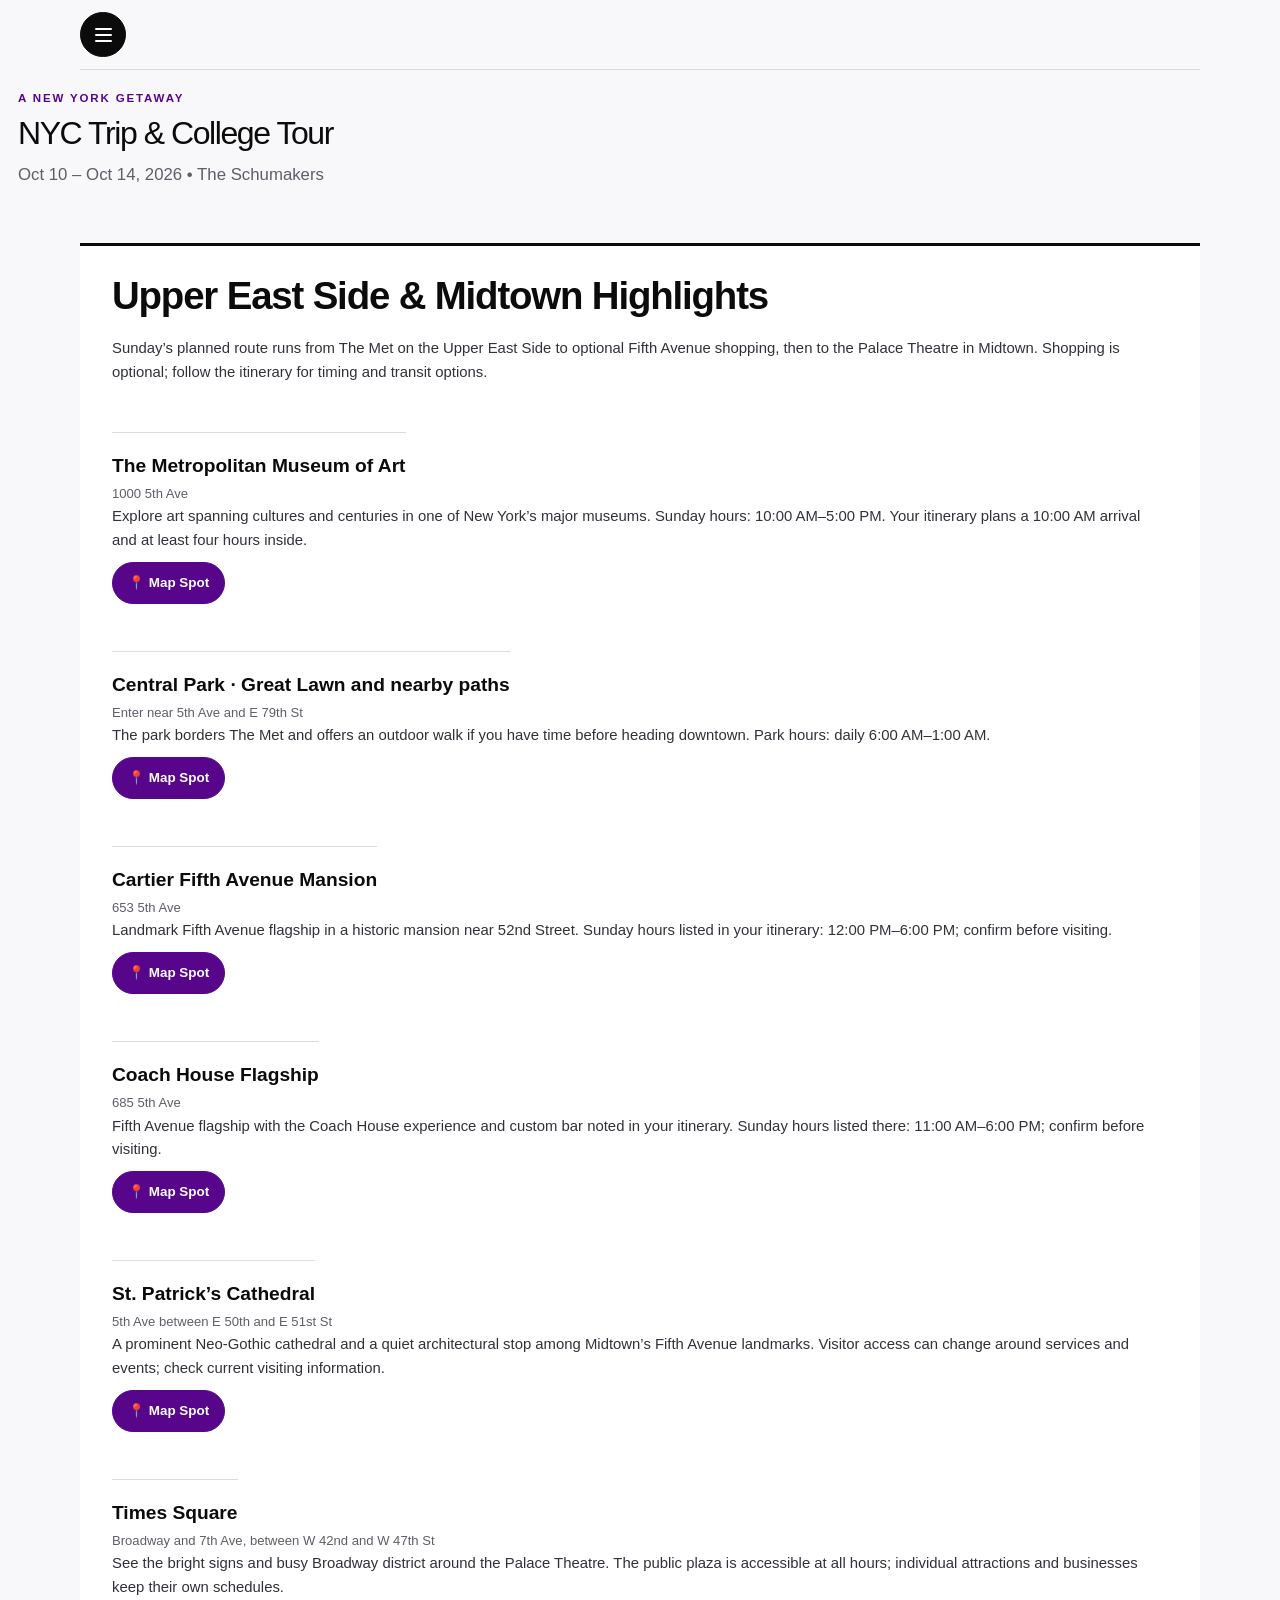
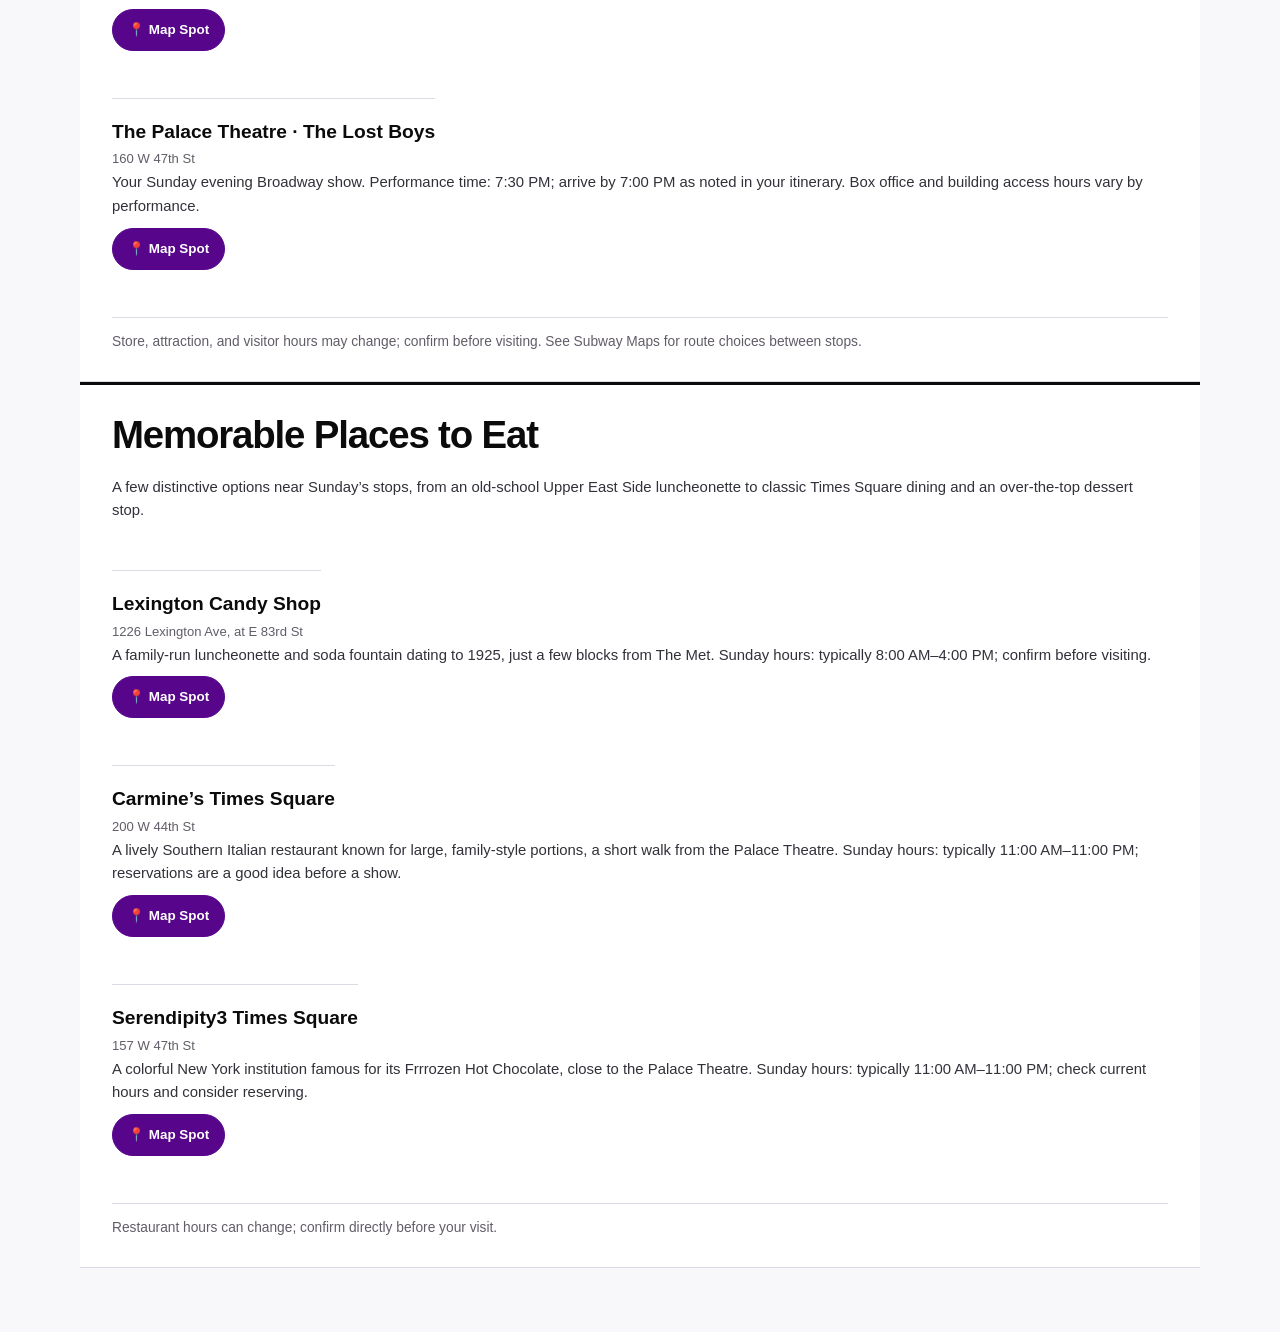
<file: upper-east-side-midtown.html>
<!DOCTYPE html>
<html lang="en">
<head>
    <meta charset="UTF-8">
    <meta name="viewport" content="width=device-width, initial-scale=1.0">
    <title>Upper East Side &amp; Midtown | NYC College Tour &amp; Trip</title>
    <link rel="stylesheet" href="dashboard.css?v=bd82d13">
</head>
<body>

    <nav class="site-nav" aria-label="Trip planning pages">
        <button class="menu-toggle" type="button" aria-label="Open navigation" aria-expanded="false" aria-controls="site-menu">
            <span class="menu-icon" aria-hidden="true"><span></span><span></span><span></span></span>
        </button>
        <div class="nav-menu" id="site-menu">
            <a href="index.html">Itinerary</a>
            <a href="subway-maps.html">Subway Maps</a>
            <a href="reservations.html">Reservations</a>
            <a href="travel-info.html">Travel Info</a>
            <a href="soho-spots.html">SoHo Spots</a>
            <a href="morningside-heights.html">Morningside Heights</a>
            <a href="hofstra-hempstead.html">Hofstra / Hempstead</a>
            <a href="upper-east-side-midtown.html" class="active" aria-current="page">Upper East Side &amp; Midtown</a>
        </div>
    </nav>

    <header class="site-header">
        <div class="site-header-inner">
            <div class="eyebrow">A New York getaway</div>
            <h1>NYC Trip &amp; College Tour</h1>
            <p>Oct 10 – Oct 14, 2026 • The Schumakers</p>
        </div>
    </header>

    <main id="spots" class="page-content active">
        <div class="card">
            <div class="card-title">Upper East Side &amp; Midtown Highlights</div>
            <div class="card-details spot-list">
                Sunday’s planned route runs from The Met on the Upper East Side to optional Fifth Avenue shopping, then to the Palace Theatre in Midtown. Shopping is optional; follow the itinerary for timing and transit options.<br><br>

                <strong>The Metropolitan Museum of Art</strong><br>
                <span class="spot-address">1000 5th Ave</span><br>
                Explore art spanning cultures and centuries in one of New York’s major museums. Sunday hours: 10:00 AM–5:00 PM. Your itinerary plans a 10:00 AM arrival and at least four hours inside.<br>
                <a class="map-btn" href="https://www.google.com/maps/search/?api=1&amp;query=The+Metropolitan+Museum+of+Art+1000+5th+Avenue+New+York" target="_blank" rel="noopener">📍 Map Spot</a><br><br>

                <strong>Central Park · Great Lawn and nearby paths</strong><br>
                <span class="spot-address">Enter near 5th Ave and E 79th St</span><br>
                The park borders The Met and offers an outdoor walk if you have time before heading downtown. Park hours: daily 6:00 AM–1:00 AM.<br>
                <a class="map-btn" href="https://www.google.com/maps/search/?api=1&amp;query=Central+Park+Fifth+Avenue+East+79th+Street+New+York" target="_blank" rel="noopener">📍 Map Spot</a><br><br>

                <strong>Cartier Fifth Avenue Mansion</strong><br>
                <span class="spot-address">653 5th Ave</span><br>
                Landmark Fifth Avenue flagship in a historic mansion near 52nd Street. Sunday hours listed in your itinerary: 12:00 PM–6:00 PM; confirm before visiting.<br>
                <a class="map-btn" href="https://www.google.com/maps/search/?api=1&amp;query=Cartier+Fifth+Avenue+Mansion+653+5th+Avenue+New+York" target="_blank" rel="noopener">📍 Map Spot</a><br><br>

                <strong>Coach House Flagship</strong><br>
                <span class="spot-address">685 5th Ave</span><br>
                Fifth Avenue flagship with the Coach House experience and custom bar noted in your itinerary. Sunday hours listed there: 11:00 AM–6:00 PM; confirm before visiting.<br>
                <a class="map-btn" href="https://www.google.com/maps/search/?api=1&amp;query=Coach+House+Flagship+685+5th+Avenue+New+York" target="_blank" rel="noopener">📍 Map Spot</a><br><br>

                <strong>St. Patrick’s Cathedral</strong><br>
                <span class="spot-address">5th Ave between E 50th and E 51st St</span><br>
                A prominent Neo-Gothic cathedral and a quiet architectural stop among Midtown’s Fifth Avenue landmarks. Visitor access can change around services and events; check current visiting information.<br>
                <a class="map-btn" href="https://www.google.com/maps/search/?api=1&amp;query=St+Patrick%27s+Cathedral+Fifth+Avenue+New+York" target="_blank" rel="noopener">📍 Map Spot</a><br><br>

                <strong>Times Square</strong><br>
                <span class="spot-address">Broadway and 7th Ave, between W 42nd and W 47th St</span><br>
                See the bright signs and busy Broadway district around the Palace Theatre. The public plaza is accessible at all hours; individual attractions and businesses keep their own schedules.<br>
                <a class="map-btn" href="https://www.google.com/maps/search/?api=1&amp;query=Times+Square+New+York" target="_blank" rel="noopener">📍 Map Spot</a><br><br>

                <strong>The Palace Theatre · The Lost Boys</strong><br>
                <span class="spot-address">160 W 47th St</span><br>
                Your Sunday evening Broadway show. Performance time: 7:30 PM; arrive by 7:00 PM as noted in your itinerary. Box office and building access hours vary by performance.<br>
                <a class="map-btn" href="https://www.google.com/maps/search/?api=1&amp;query=Palace+Theatre+160+West+47th+Street+New+York" target="_blank" rel="noopener">📍 Map Spot</a>
                <br><br><small>Store, attraction, and visitor hours may change; confirm before visiting. See Subway Maps for route choices between stops.</small>
            </div>
        </div>

        <div class="card">
            <div class="card-title">Memorable Places to Eat</div>
            <div class="card-details spot-list">
                A few distinctive options near Sunday’s stops, from an old-school Upper East Side luncheonette to classic Times Square dining and an over-the-top dessert stop.<br><br>

                <strong>Lexington Candy Shop</strong><br>
                <span class="spot-address">1226 Lexington Ave, at E 83rd St</span><br>
                A family-run luncheonette and soda fountain dating to 1925, just a few blocks from The Met. Sunday hours: typically 8:00 AM–4:00 PM; confirm before visiting.<br>
                <a class="map-btn" href="https://www.google.com/maps/search/?api=1&amp;query=Lexington+Candy+Shop+1226+Lexington+Avenue+New+York" target="_blank" rel="noopener">📍 Map Spot</a><br><br>

                <strong>Carmine’s Times Square</strong><br>
                <span class="spot-address">200 W 44th St</span><br>
                A lively Southern Italian restaurant known for large, family-style portions, a short walk from the Palace Theatre. Sunday hours: typically 11:00 AM–11:00 PM; reservations are a good idea before a show.<br>
                <a class="map-btn" href="https://www.google.com/maps/search/?api=1&amp;query=Carmine%27s+Times+Square+200+West+44th+Street+New+York" target="_blank" rel="noopener">📍 Map Spot</a><br><br>

                <strong>Serendipity3 Times Square</strong><br>
                <span class="spot-address">157 W 47th St</span><br>
                A colorful New York institution famous for its Frrrozen Hot Chocolate, close to the Palace Theatre. Sunday hours: typically 11:00 AM–11:00 PM; check current hours and consider reserving.<br>
                <a class="map-btn" href="https://www.google.com/maps/search/?api=1&amp;query=Serendipity3+157+West+47th+Street+New+York" target="_blank" rel="noopener">📍 Map Spot</a>
                <br><br><small>Restaurant hours can change; confirm directly before your visit.</small>
            </div>
        </div>
    </main>

    <script>
        document.querySelectorAll(".site-nav").forEach(nav => {
            const toggle = nav.querySelector(".menu-toggle");

            const closeMenu = (restoreFocus = false) => {
                nav.classList.remove("is-open");
                toggle.setAttribute("aria-expanded", "false");
                toggle.setAttribute("aria-label", "Open navigation");

                if (restoreFocus) {
                    toggle.focus();
                }
            };

            toggle.addEventListener("click", () => {
                const isOpen = toggle.getAttribute("aria-expanded") === "true";
                nav.classList.toggle("is-open", !isOpen);
                toggle.setAttribute("aria-expanded", String(!isOpen));
                toggle.setAttribute("aria-label", isOpen ? "Open navigation" : "Close navigation");
            });

            nav.addEventListener("keydown", event => {
                if (event.key === "Escape" && toggle.getAttribute("aria-expanded") === "true") {
                    event.preventDefault();
                    closeMenu(true);
                }
            });

            document.addEventListener("click", event => {
                if (!nav.contains(event.target)) {
                    closeMenu();
                }
            });
        });
    </script>
</body>
</html>
</file>
<file: dashboard.css>
@font-face {
            font-family: "NYU Perstare";
            src: url("https://webstatic.nyu.edu/fonts/NYUPerstare-VF.woff2") format("woff2");
            font-style: normal;
            font-weight: 100 900;
            font-display: swap;
        }

        :root {
            color-scheme: light;
            --ink: #24332f;
            --ink-soft: #445650;
            --muted: #687771;
            --paper: #f5f4ef;
            --surface: #fffefa;
            --line: #e3e4dc;
            --accent: #a45036;
            --accent-dark: #873e2b;
            --accent-pale: #f5e9e3;
            --sage: #e7eee7;
            --shadow: 0 12px 30px rgba(36, 51, 47, 0.06);
            --radius: 14px;
        }

        * {
            box-sizing: border-box;
        }

        body {
            margin: 0;
            padding-bottom: 72px;
            background: var(--paper);
            color: var(--ink);
            font-family: -apple-system, BlinkMacSystemFont, "Segoe UI", Roboto, Helvetica, Arial, sans-serif;
            font-size: 16px;
            line-height: 1.5;
            -webkit-font-smoothing: antialiased;
        }

        button, a {
            font: inherit;
        }

        button:focus-visible, a:focus-visible {
            outline: 3px solid #bb765d;
            outline-offset: 3px;
        }

        nav {
            position: sticky;
            z-index: 5;
            top: 0;
            display: flex;
            gap: 4px;
            width: min(100% - 40px, 1040px);
            margin: 22px auto 0;
            padding: 5px;
            overflow-x: auto;
            border: 1px solid var(--line);
            border-radius: 12px;
            background: rgba(255, 254, 250, 0.96);
            box-shadow: 0 5px 18px rgba(36, 51, 47, 0.07);
            scrollbar-width: thin;
        }

        nav a {
            flex: 1 0 auto;
            display: flex;
            align-items: center;
            justify-content: center;
            min-height: 44px;
            padding: 9px 16px;
            border: 0;
            border-radius: 8px;
            background: transparent;
            color: var(--muted);
            cursor: pointer;
            font-size: 0.9rem;
            font-weight: 650;
            text-decoration: none;
            transition: background-color 160ms ease, color 160ms ease;
            white-space: nowrap;
        }

        nav a:hover:not(.active) {
            background: var(--paper);
            color: var(--ink);
        }

        nav a.active {
            background: var(--ink);
            color: #fffefa;
        }

        .page-content {
            display: block;
            width: min(100% - 40px, 1040px);
            margin: 0 auto;
            padding-top: 18px;
        }


        .day-filter {
            display: flex;
            flex-wrap: wrap;
            align-items: center;
            gap: 12px;
            margin: 4px 0 26px;
            padding: 0 0 16px;
            border-bottom: 1px solid var(--line);
        }

        .day-filter label {
            color: var(--muted);
            font-size: 0.72rem;
            font-weight: 800;
            letter-spacing: 0.12em;
            text-transform: uppercase;
        }

        .day-filter select {
            min-width: 220px;
            min-height: 44px;
            padding: 8px 36px 8px 12px;
            appearance: auto;
            border: 1px solid var(--line);
            border-radius: 2px;
            background: var(--surface);
            color: var(--ink);
            cursor: pointer;
            font-size: 0.88rem;
            font-weight: 600;
        }

        .day-group[hidden] {
            display: none;
        }

        .day-group {
            position: relative;
            display: grid;
            grid-template-columns: minmax(0, 1fr);
            margin-bottom: 36px;
        }

        .day-heading {
            display: block;
            margin: 0 0 12px 2px;
            padding: 5px 0 0 15px;
            border-left: 2px solid var(--accent);
        }

        .day-heading h2 {
            margin: 0;
            font-family: "NYU Perstare", "Helvetica Neue", Arial, sans-serif;
            font-size: 1.55rem;
            font-weight: 500;
            letter-spacing: -0.025em;
            line-height: 1.2;
            white-space: nowrap;
        }

        .day-heading p {
            margin: 4px 0 0;
            color: var(--muted);
            font-size: 0.85rem;
        }

        .day-activities {
            min-width: 0;
        }

        .card {
            margin: 0 0 13px;
            padding: 20px 22px;
            border: 1px solid var(--line);
            border-radius: var(--radius);
            background: var(--surface);
            box-shadow: 0 2px 7px rgba(36, 51, 47, 0.035);
            transition: border-color 160ms ease, box-shadow 160ms ease, transform 160ms ease;
        }

        .card:hover {
            transform: translateY(-1px);
            border-color: #d5d6cc;
            box-shadow: var(--shadow);
        }

        .card-header {
            display: flex;
            justify-content: space-between;
            align-items: center;
            gap: 12px;
            margin-bottom: 10px;
        }

        .tag {
            display: inline-flex;
            align-items: center;
            min-height: 25px;
            padding: 3px 9px;
            border-radius: 999px;
            font-size: 0.7rem;
            font-weight: 750;
            letter-spacing: 0.06em;
            text-transform: uppercase;
        }

        .tag-college { background: #e6edf1; color: #345868; }
        .tag-show { background: #f3e7e8; color: #78414a; }
        .tag-food { background: #f5eadf; color: #81502f; }
        .tag-transit { background: #eceeea; color: #4f5d55; }
        .tag-hotel { background: var(--sage); color: #3f6048; }

        .time-badge {
            flex: 0 0 auto;
            color: var(--accent-dark);
            font-size: 0.86rem;
            font-weight: 750;
            font-variant-numeric: tabular-nums;
            text-align: right;
        }

        .card-title {
            margin-bottom: 5px;
            color: var(--ink);
            font-family: "NYU Perstare", "Helvetica Neue", Arial, sans-serif;
            font-size: 1.28rem;
            font-weight: 600;
            letter-spacing: -0.02em;
            line-height: 1.25;
        }

        .travel-info-card .card-title {
            margin-top: 0;
        }

        .card-location {
            display: flex;
            align-items: flex-start;
            gap: 5px;
            margin: 0 0 8px;
            color: var(--muted);
            font-size: 0.9rem;
        }

        .card-details {
            margin-top: 12px;
            padding: 12px 14px;
            border: 1px solid #ebece5;
            border-radius: 9px;
            background: #f7f7f2;
            color: var(--ink-soft);
            font-size: 0.91rem;
            line-height: 1.6;
        }

        .map-btn {
            display: inline-flex;
            align-items: center;
            justify-content: center;
            gap: 7px;
            min-height: 40px;
            margin-top: 12px;
            padding: 8px 13px;
            border: 1px solid var(--accent);
            border-radius: 8px;
            background: var(--accent);
            color: #fff;
            font-size: 0.85rem;
            font-weight: 700;
            line-height: 1.35;
            text-decoration: none;
            transition: background-color 160ms ease, border-color 160ms ease;
        }

        .map-btn:hover {
            border-color: var(--accent-dark);
            background: var(--accent-dark);
        }

        .vault-item {
            display: flex;
            justify-content: space-between;
            align-items: center;
            gap: 16px;
            padding: 16px 0;
            border-bottom: 1px solid var(--line);
        }

        .vault-item:last-child {
            border-bottom: 0;
        }

        .card > .day-group {
            margin-bottom: 26px;
        }

        .card > .day-group:last-child {
            margin-bottom: 0;
        }

        .vault-label {
            color: var(--ink);
            font-size: 0.98rem;
            font-weight: 700;
        }

        .vault-sub {
            margin-top: 3px;
            color: var(--muted);
            font-size: 0.88rem;
        }

        .vault-code {
            flex: 0 0 auto;
            padding: 6px 10px;
            border: 1px solid var(--line);
            border-radius: 7px;
            background: var(--paper);
            color: var(--ink);
            font-family: ui-monospace, SFMono-Regular, Menlo, monospace;
            font-size: 0.85rem;
            font-weight: 700;
        }

        .subway-route {
            margin: 19px 0;
            padding: 3px 0 3px 16px;
            border-left: 2px solid #9b745f;
        }

        .subway-route strong {
            color: var(--ink);
            font-size: 1rem;
        }

        .subway-route p {
            color: var(--muted);
            line-height: 1.55;
        }

        #spots .card-details {
            padding: 4px 0 0;
            border: 0;
            background: transparent;
        }

        #spots .card-details strong {
            color: var(--ink);
        }

        #spots .card-details small {
            color: var(--muted);
            font-size: 0.84rem;
        }

        @media (max-width: 680px) {
            body {
                padding-bottom: 40px;
            }

            nav {
                top: 0;
                width: calc(100% - 24px);
                margin-top: 12px;
            }

            nav a {
                min-height: 42px;
                padding-inline: 13px;
                font-size: 0.84rem;
            }

            .page-content {
                width: calc(100% - 28px);
                padding-top: 15px;
            }

            .day-filter {
                margin-bottom: 22px;
            }

            .day-group {
                display: block;
                margin-bottom: 28px;
            }

            .day-heading {
                position: static;
                margin: 0 0 12px 2px;
                padding: 2px 0 2px 12px;
            }

            .day-heading h2 {
                font-size: 1.4rem;
            }

            .card {
                padding: 17px;
            }
        }

        @media (max-width: 400px) {
            .quick-info {
                grid-template-columns: 1fr;
            }

            .card-header {
                align-items: flex-start;
            }

            .time-badge {
                max-width: 46%;
                font-size: 0.8rem;
            }
        }

        @media (prefers-reduced-motion: reduce) {
            *, *::before, *::after {
                scroll-behavior: auto !important;
                transition-duration: 0.01ms !important;
            }
        }

        /* Editorial travel system */
        :root {
            --ink: #0b0b0b;
            --ink-soft: #333039;
            --muted: #625c68;
            --paper: #f8f7f9;
            --surface: #ffffff;
            --line: #ded9e3;
            --accent: #57068c;
            --accent-dark: #3f0068;
            --accent-pale: #f0e8f5;
            --sage: #eee8f3;
            --shadow: 0 12px 28px rgba(36, 10, 54, 0.08);
            --radius: 0;
        }

        body {
            padding-bottom: 64px;
            background: var(--paper);
            color: var(--ink);
            font-family: "NYU Perstare", "Helvetica Neue", Arial, sans-serif;
            font-size: 16px;
            line-height: 1.55;
        }

        button, a {
            font-family: inherit;
        }

        button:focus-visible, a:focus-visible {
            outline: 3px solid var(--accent);
            outline-offset: 4px;
        }

        .site-header {
            background: var(--paper);
            color: var(--ink);
        }

        .site-header-inner {
            width: min(100% - 64px, 1120px);
            margin: 0 auto;
            padding: 28px 0 34px;
        }

        .site-header .eyebrow,
        .section-kicker {
            color: var(--accent);
            font-size: 0.72rem;
            font-weight: 800;
            letter-spacing: 0.16em;
            line-height: 1.4;
            text-transform: uppercase;
        }

        .site-header h1 {
            max-width: none;
            margin: 10px 0 11px;
            font-family: "NYU Perstare", "Helvetica Neue", Arial, sans-serif;
            font-size: clamp(1.8rem, 3.6vw, 3rem);
            font-weight: 500;
            letter-spacing: -0.04em;
            line-height: 1.1;
            white-space: nowrap;
        }

        .site-header p {
            margin: 0;
            color: var(--muted);
            font-size: 1.05rem;
            line-height: 1.5;
        }

        .site-header .quick-info {
            display: grid;
            grid-template-columns: repeat(3, minmax(0, 1fr));
            gap: 0;
            max-width: 880px;
            margin-top: 32px;
            border-top: 1px solid var(--line);
            border-bottom: 1px solid var(--line);
        }

        .site-header .info-pill {
            min-width: 0;
            padding: 15px 20px 15px 0;
            border: 0;
            border-radius: 0;
            color: var(--ink);
            font-size: 0.93rem;
        }

        .site-header .info-pill + .info-pill {
            padding-left: 20px;
            border-left: 1px solid var(--line);
        }

        .site-header .info-pill span {
            display: block;
            margin-bottom: 5px;
            color: var(--muted);
            font-size: 0.68rem;
            font-weight: 800;
            letter-spacing: 0.12em;
            text-transform: uppercase;
        }

        nav {
            width: min(100% - 64px, 1120px);
            margin-top: 0;
            padding: 0;
            gap: 28px;
            overflow-x: auto;
            border: 0;
            border-bottom: 1px solid var(--line);
            border-radius: 0;
            background: var(--paper);
            box-shadow: none;
        }

        nav a {
            position: relative;
            min-height: 58px;
            padding: 13px 2px;
            border-radius: 0;
            background: transparent;
            color: var(--muted);
            font-size: 0.9rem;
            font-weight: 700;
        }

        nav a:hover:not(.active) {
            background: transparent;
            color: var(--ink);
        }

        nav a.active {
            background: transparent;
            color: var(--ink);
        }

        nav a.active::after {
            position: absolute;
            right: 0;
            bottom: -1px;
            left: 0;
            height: 3px;
            background: var(--accent);
            content: "";
        }

        .page-content {
            width: min(100% - 64px, 1120px);
            padding-top: 30px;
        }

        #itinerary .day-filter {
            margin: 0 0 40px;
        }

        .day-group {
            margin-bottom: 53px;
        }

        .day-heading {
            align-items: baseline;
            gap: 14px;
            margin: 0 0 8px;
            padding: 0 0 14px;
            border-left: 0;
            border-bottom: 1px solid var(--ink);
        }

        .day-heading h2 {
            font-size: clamp(1.9rem, 3.5vw, 2.5rem);
            font-weight: 500;
            letter-spacing: -0.045em;
        }

        .day-heading p {
            color: var(--muted);
            font-size: 0.86rem;
            font-weight: 650;
            letter-spacing: 0.06em;
            text-transform: uppercase;
        }

        .card {
            display: block;
            margin: 0;
            padding: 25px 10px 25px 0;
            border: 0;
            border-bottom: 1px solid var(--line);
            border-radius: 0;
            background: transparent;
            box-shadow: none;
            transition: background-color 160ms ease;
        }

        #itinerary .card {
            display: block;
        }

        .card:hover {
            transform: none;
            border-color: var(--line);
            background: rgba(255, 253, 249, 0.62);
            box-shadow: none;
        }

        .card-header {
            display: flex;
            flex-direction: column-reverse;
            align-items: flex-start;
            justify-content: flex-end;
            gap: 7px;
            margin: 3px 0 0;
        }

        .tag {
            min-height: 0;
            padding: 0;
            border-radius: 0;
            background: transparent !important;
            color: var(--muted) !important;
            font-size: 0.66rem;
            font-weight: 800;
            letter-spacing: 0.12em;
        }

        .time-badge {
            color: var(--accent);
            font-size: 1.08rem;
            font-weight: 800;
            line-height: 1.25;
            text-align: left;
        }

        .card-title {
            margin: 0;
            font-family: "NYU Perstare", "Helvetica Neue", Arial, sans-serif;
            font-size: clamp(1.25rem, 2.2vw, 1.65rem);
            font-weight: 600;
            letter-spacing: -0.03em;
            line-height: 1.22;
        }

        .card-location {
            margin: 6px 0 0;
            color: var(--muted);
            font-size: 0.91rem;
        }

        .card-details {
            margin-top: 12px;
            padding: 0;
            border: 0;
            border-radius: 0;
            background: transparent;
            color: var(--ink-soft);
            font-size: 0.93rem;
            line-height: 1.65;
        }

        .map-btn {
            justify-self: start;
            min-height: 42px;
            margin-top: 15px;
            padding: 9px 15px;
            border: 1px solid var(--accent);
            border-radius: 999px;
            background: var(--accent);
            color: #fff;
            font-size: 0.84rem;
            font-weight: 750;
        }

        .map-btn:hover {
            border-color: var(--accent-dark);
            background: var(--accent-dark);
        }

        #maps > .card,
        #vault > .card,
        #spots > .card {
            padding: 28px 32px;
            border-top: 3px solid var(--ink);
            border-bottom: 1px solid var(--line);
            background: var(--surface);
        }

        #maps .card-title,
        #vault .card-title,
        #spots .card-title {
            margin-bottom: 20px !important;
            font-size: clamp(1.8rem, 3vw, 2.5rem);
            line-height: 1.12;
        }

        #maps > .card > p {
            max-width: 690px;
            color: var(--muted) !important;
            font-size: 0.98rem !important;
        }

        .subway-route {
            display: grid;
            grid-template-columns: minmax(0, 1fr) auto;
            align-items: center;
            gap: 6px 22px;
            margin: 0;
            padding: 19px 0;
            border-top: 1px solid var(--line);
            border-left: 0;
        }

        .subway-route strong {
            grid-column: 1;
            font-family: "NYU Perstare", "Helvetica Neue", Arial, sans-serif;
            font-size: 1.2rem;
            font-weight: 600;
            letter-spacing: -0.02em;
        }

        .subway-route p {
            grid-column: 1;
            margin: 0 !important;
            font-size: 0.9rem !important;
        }

        .subway-route .map-btn {
            grid-column: 2;
            grid-row: 1 / span 2;
            margin-top: 0;
        }

        .vault-item {
            min-height: 78px;
            padding: 17px 0;
            border-bottom-color: var(--line);
        }

        .vault-label {
            font-family: "NYU Perstare", "Helvetica Neue", Arial, sans-serif;
            font-size: 1.2rem;
            font-weight: 600;
            letter-spacing: -0.02em;
        }

        .vault-sub {
            font-size: 0.9rem;
        }

        .vault-code {
            padding: 7px 10px;
            border: 1px solid var(--line);
            border-radius: 2px;
            background: transparent;
            font-size: 0.84rem;
        }

        #spots .card-details,
        .spot-list {
            margin-top: 0 !important;
            padding: 0;
            font-size: 0.93rem;
            line-height: 1.6;
        }

        #spots .card-details strong,
        .spot-list strong {
            display: inline-block;
            margin-top: 23px;
            padding-top: 18px;
            border-top: 1px solid var(--line);
            color: var(--ink);
            font-family: "NYU Perstare", "Helvetica Neue", Arial, sans-serif;
            font-size: 1.2rem;
        }

        #spots .card-details strong:first-child,
        .spot-list strong:first-child {
            margin-top: 0;
            padding-top: 0;
            border-top: 0;
        }

        .spot-address {
            display: inline-block;
            margin-top: 2px;
            color: var(--muted);
            font-size: 0.88em;
        }

        #spots .card-details small,
        .spot-list small {
            display: block;
            margin-top: 23px;
            padding-top: 13px;
            border-top: 1px solid var(--line);
            color: var(--muted);
            font-size: 0.86rem;
        }

        #spots .map-btn,
        .spot-list .map-btn {
            margin-top: 9px;
        }

        @media (max-width: 680px) {
            nav {
                width: calc(100% - 36px);
                gap: 0;
                overflow-x: hidden;
            }

            nav a {
                flex: 1 1 0;
                min-width: 0;
                min-height: 53px;
                padding: 10px 3px;
                font-size: 0.75rem;
                text-align: center;
                white-space: normal;
            }

            .page-content {
                width: calc(100% - 36px);
                padding-top: 24px;
            }

            #itinerary .day-filter {
                margin-bottom: 30px;
            }

            .day-filter select {
                width: 100%;
                min-width: 0;
            }

            .day-group {
                margin-bottom: 38px;
            }

            .day-heading {
                margin-bottom: 4px;
                padding-bottom: 11px;
            }

            .card {
                padding: 20px 0;
            }

            .card-header {
                gap: 6px;
            }

            .time-badge {
                font-size: 0.97rem;
            }

            .tag {
                font-size: 0.58rem;
                letter-spacing: 0.09em;
            }

            .card-title {
                font-size: 1.3rem;
            }

            .card-location,
            .card-details {
                font-size: 0.88rem;
            }

            #maps > .card,
            #vault > .card,
            #spots > .card {
                padding: 22px 19px;
            }

            .subway-route {
                grid-template-columns: 1fr;
                gap: 5px;
                padding: 17px 0;
            }

            .subway-route strong,
            .subway-route p,
            .subway-route .map-btn {
                grid-column: 1;
                grid-row: auto;
            }

            .subway-route .map-btn {
                margin-top: 8px;
            }

            .vault-item {
                align-items: flex-start;
                gap: 10px;
            }
        }

        @media (max-width: 400px) {
            .site-header-inner,
            nav,
            .page-content {
                width: calc(100% - 28px);
            }

            .time-badge {
                font-size: 0.9rem;
            }

            .card-title {
                font-size: 1.18rem;
            }

            .vault-item {
                flex-direction: column;
            }
        }

        .site-header-inner {
            width: calc(100% - 36px);
            padding: 20px 0 26px;
        }

        .site-header h1 {
            font-size: clamp(1.2rem, 6.1vw, 2rem);
            letter-spacing: -0.045em;
        }

        .site-header .quick-info {
            grid-template-columns: 1fr;
            margin-top: 24px;
        }

        .site-header .info-pill,
        .site-header .info-pill + .info-pill {
            padding: 12px 0;
            border-left: 0;
        }

        .site-header .info-pill + .info-pill {
            border-top: 1px solid var(--line);
        }

        nav.site-nav {
            position: sticky;
            z-index: 10;
            top: 0;
            display: flex;
            justify-content: flex-start;
            width: min(100% - 64px, 1120px);
            min-height: 70px;
            margin: 0 auto;
            padding: 12px 0;
            overflow: visible;
            border: 0;
            border-bottom: 1px solid var(--line);
            border-radius: 0;
            background: var(--paper);
            box-shadow: none;
        }

        .menu-toggle {
            display: inline-flex;
            align-items: center;
            justify-content: center;
            width: 46px;
            min-width: 46px;
            min-height: 44px;
            padding: 9px;
            border: 1px solid var(--ink);
            border-radius: 999px;
            background: var(--ink);
            color: #fff;
            cursor: pointer;
            font-size: 0.88rem;
            font-weight: 700;
            transition: background-color 160ms ease, border-color 160ms ease;
        }

        .menu-toggle:hover {
            border-color: var(--accent);
            background: var(--accent);
        }

        .menu-icon {
            display: grid;
            gap: 4px;
            width: 17px;
        }

        .menu-icon span {
            display: block;
            width: 17px;
            height: 2px;
            border-radius: 2px;
            background: currentColor;
            transition: transform 160ms ease, opacity 160ms ease;
        }

        .menu-toggle[aria-expanded="true"] .menu-icon span:first-child {
            transform: translateY(6px) rotate(45deg);
        }

        .menu-toggle[aria-expanded="true"] .menu-icon span:nth-child(2) {
            opacity: 0;
        }

        .menu-toggle[aria-expanded="true"] .menu-icon span:last-child {
            transform: translateY(-6px) rotate(-45deg);
        }

        .site-nav .nav-menu {
            position: absolute;
            top: calc(100% + 8px);
            left: 0;
            display: none;
            width: min(300px, calc(100vw - 36px));
            padding: 8px;
            border: 1px solid var(--line);
            background: var(--surface);
            box-shadow: var(--shadow);
        }

        .site-nav.is-open .nav-menu {
            display: grid;
        }

        .site-nav .nav-menu a {
            display: flex;
            align-items: center;
            justify-content: flex-start;
            min-height: 48px;
            padding: 11px 13px;
            border-radius: 0;
            color: var(--ink);
            font-size: 0.93rem;
            font-weight: 650;
            text-decoration: none;
            transition: background-color 140ms ease, color 140ms ease;
        }

        .site-nav .nav-menu a:hover,
        .site-nav .nav-menu a:focus-visible {
            background: var(--accent-pale);
            color: var(--accent);
        }

        .site-nav .nav-menu a.active {
            background: var(--accent);
            color: #fff;
        }

        .site-nav .nav-menu a.active::after {
            content: none;
        }

        @media (max-width: 680px) {
            nav.site-nav {
                width: calc(100% - 36px);
                min-height: 62px;
                padding: 9px 0;
                gap: 0;
                overflow: visible;
            }

            .menu-toggle {
                min-height: 43px;
            }
        }

        @media (max-width: 400px) {
            .site-header-inner {
                width: calc(100% - 28px);
            }

            nav.site-nav {
                width: calc(100% - 28px);
            }
        }
</file>
